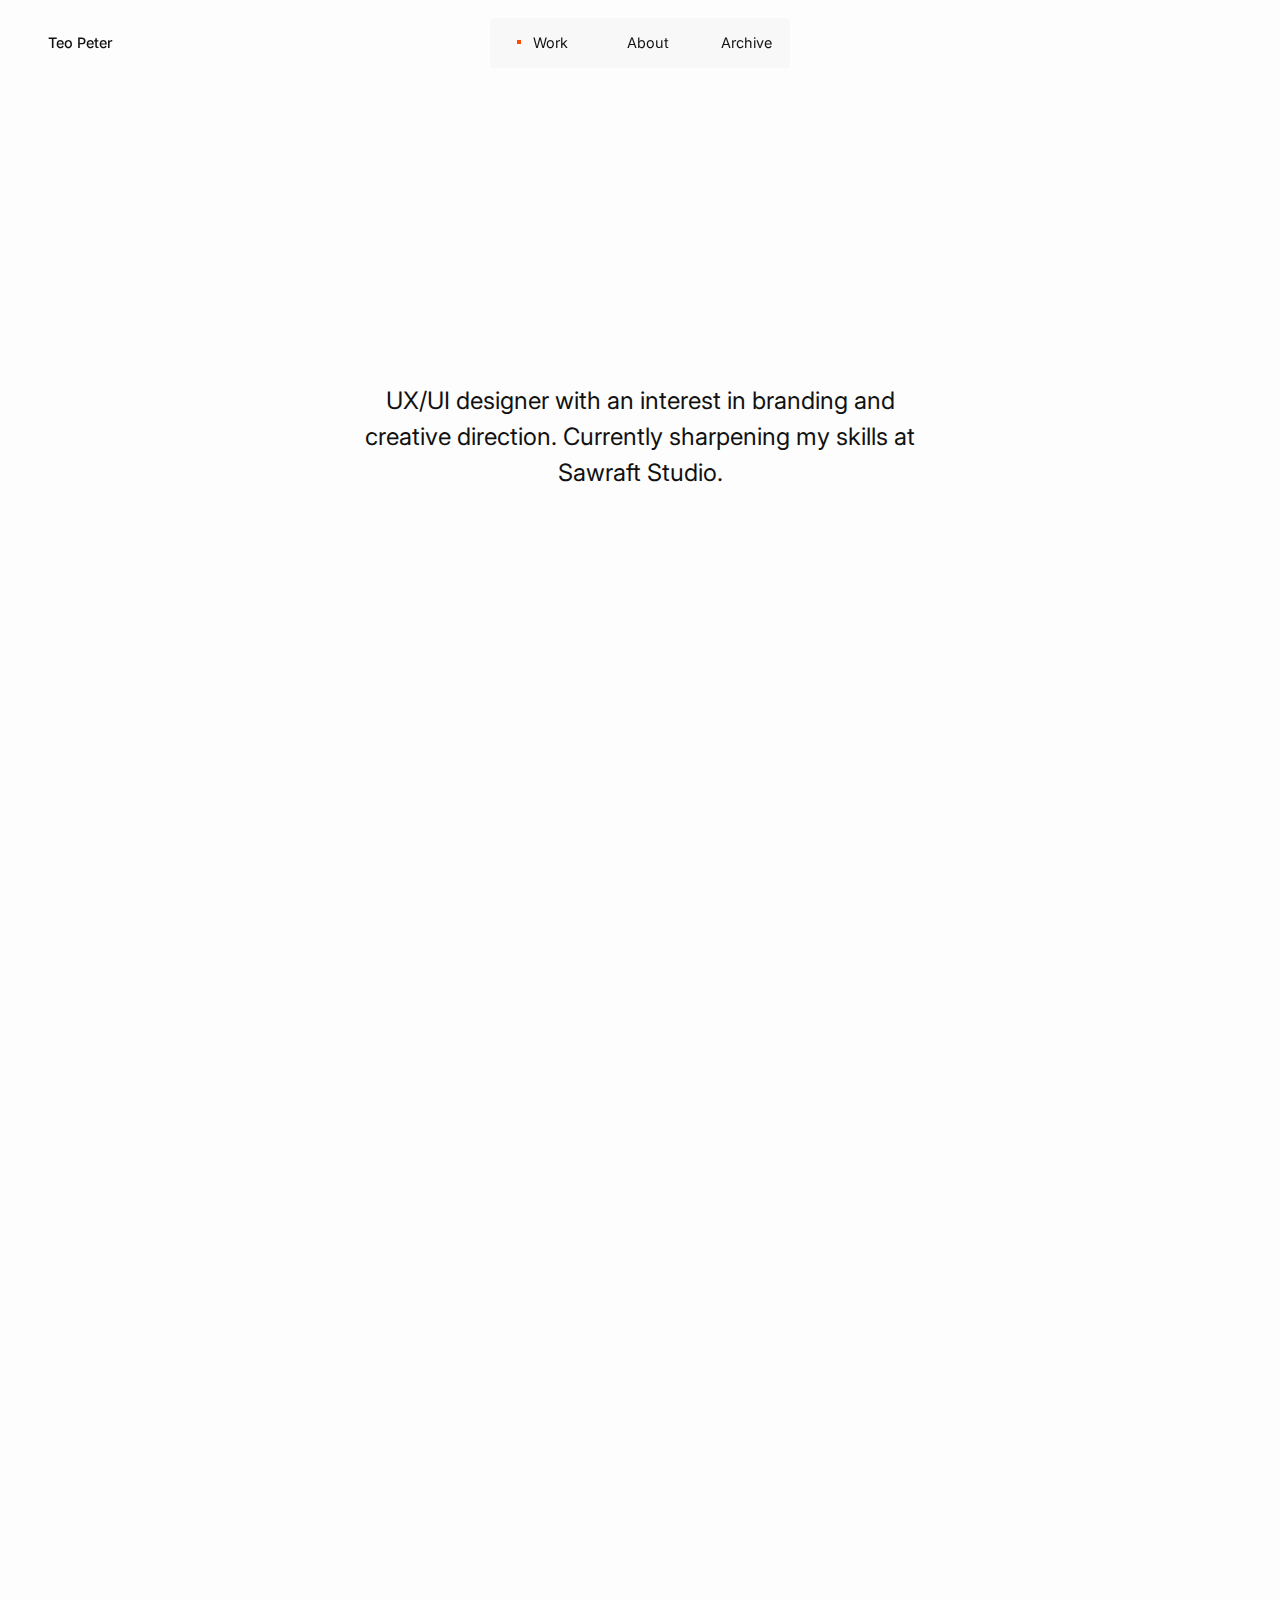
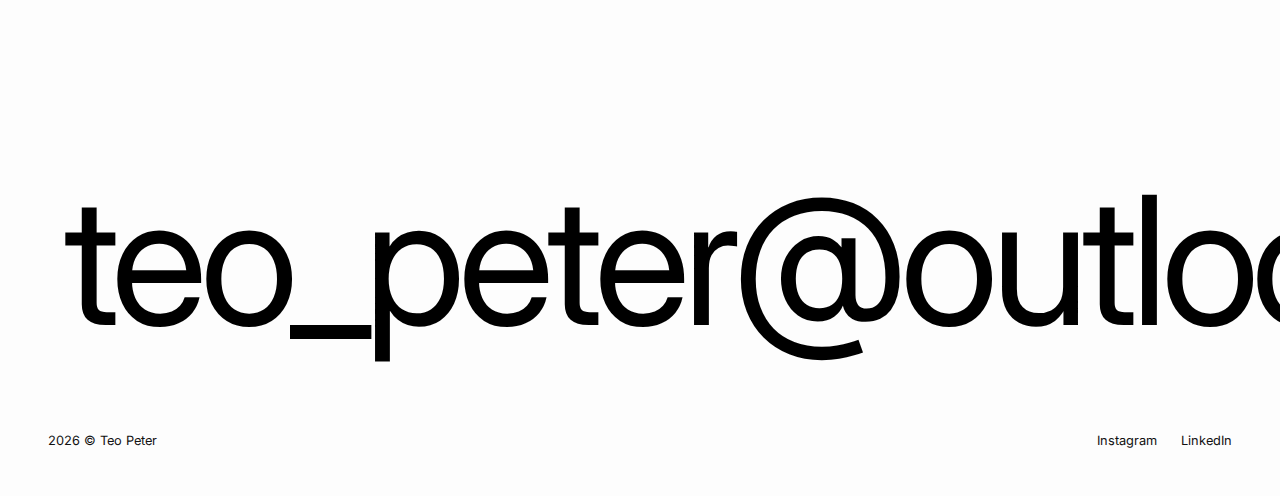
<file: index.html>
<!DOCTYPE html>
<html lang="en">

<head>
    <meta charset="UTF-8">
    <meta name="viewport" content="width=device-width, initial-scale=1.0">
    <title>Teo Peter - Work</title>
    <link rel="stylesheet" href="style.css">
    <link rel="preconnect" href="https://fonts.googleapis.com">
    <link rel="preconnect" href="https://fonts.gstatic.com" crossorigin>
    <link href="https://fonts.googleapis.com/css2?family=Inter:wght@400;500;600&display=swap" rel="stylesheet">
    <link rel="icon" type="image/png" sizes="32x32" href="img/favicon.png">

</head>

<body>
    <header class="delay-2">
        <div class="logo"><a href="index.html">Teo Peter</a></div>
        <nav>
            <ul>
                <li><a href="index.html" class="active"><span class="dot"></span> Work</a></li>
                <li><a href="about.html"><span class="dot"></span> About</a></li>
                <li><a href="archive.html"><span class="dot"></span> Archive</a></li>
            </ul>
        </nav>
        <button class="hamburger-btn" aria-label="Open menu"></button>
        <div class="header-spacer"></div>
    </header>

    <!-- Mobile Navigation Overlay -->
    <div class="mobile-nav-overlay">
        <ul>
            <li><a href="index.html" class="active"><span class="dot"></span> Work</a></li>
            <li><a href="about.html"><span class="dot"></span> About</a></li>
            <li><a href="archive.html"><span class="dot"></span> Archive</a></li>
        </ul>
    </div>

    <main>
        <section class="hero">
            <h1>
                UX/UI designer with an interest in branding and creative direction.
                Currently sharpening my skills at Sawraft Studio.
            </h1>
        </section>

        <section class="projects">
            <!-- Project 1 -->
            <a href="projects/inmusic/inmusic.html" class="project-link">
                <article class="project-card">
                    <div class="image-container">
                        <div class="placeholder placeholder-inmusic"></div>
                    </div>
                    <div class="project-info">
                        <div class="badge-container">
                            <span class="badge">2025</span>
                        </div>
                        <h2>INmusic Festival #19</h2>
                    </div>
                </article>
            </a>

            <!-- Project 2 -->
            <a href="projects/ist/ist.html" class="project-link">
                <article class="project-card">
                    <div class="image-container">
                        <div class="placeholder placeholder-light"></div>
                    </div>
                    <div class="project-info">
                        <div class="badge-container">
                            <span class="badge">2024</span>
                        </div>
                        <h2>Island of Ist</h2>
                    </div>
                </article>
            </a>

            <!-- Project 3 -->
            <a href="projects/pasareta/pasareta.html" class="project-link">
                <article class="project-card">
                    <div class="image-container">
                        <div class="placeholder placeholder-beige"></div>
                    </div>
                    <div class="project-info">
                        <div class="badge-container">
                            <span class="badge">2024</span>
                        </div>
                        <h2>Pasareta</h2>
                    </div>
                </article>
            </a>

            <!-- Project 4 -->
            <a href="projects/kgz/kgz.html" class="project-link">
                <article class="project-card">
                    <div class="image-container">
                        <div class="placeholder placeholder-kgz"></div>
                    </div>
                    <div class="project-info">
                        <div class="badge-container">
                            <span class="badge">Visual identity</span>
                        </div>
                        <h2>Zagreb City Libraries</h2>
                    </div>
                </article>
            </a>
        </section>
    </main>

    <footer>
        <div class="marquee-container">
            <div class="marquee-track">
                <span class="large-email">teo_peter@outlook.com</span>
                <span class="large-email">teo_peter@outlook.com</span>
                <span class="large-email">teo_peter@outlook.com</span>
                <span class="large-email">teo_peter@outlook.com</span>
            </div>
        </div>
        <div class="footer-meta">
            <span>2026 © Teo Peter</span>
            <div>
                <a href="https://www.instagram.com/teopeter.work/" target="_blank">Instagram</a>
                <a href="https://www.linkedin.com/in/teo-peter-4516621a3/" target="_blank"
                    style="margin-left: 20px;">LinkedIn</a>
            </div>
        </div>
        <div id="toast-notification">Email copied to clipboard.</div>
    </footer>

    <script src="script.js"></script>
</body>

</html>
</file>
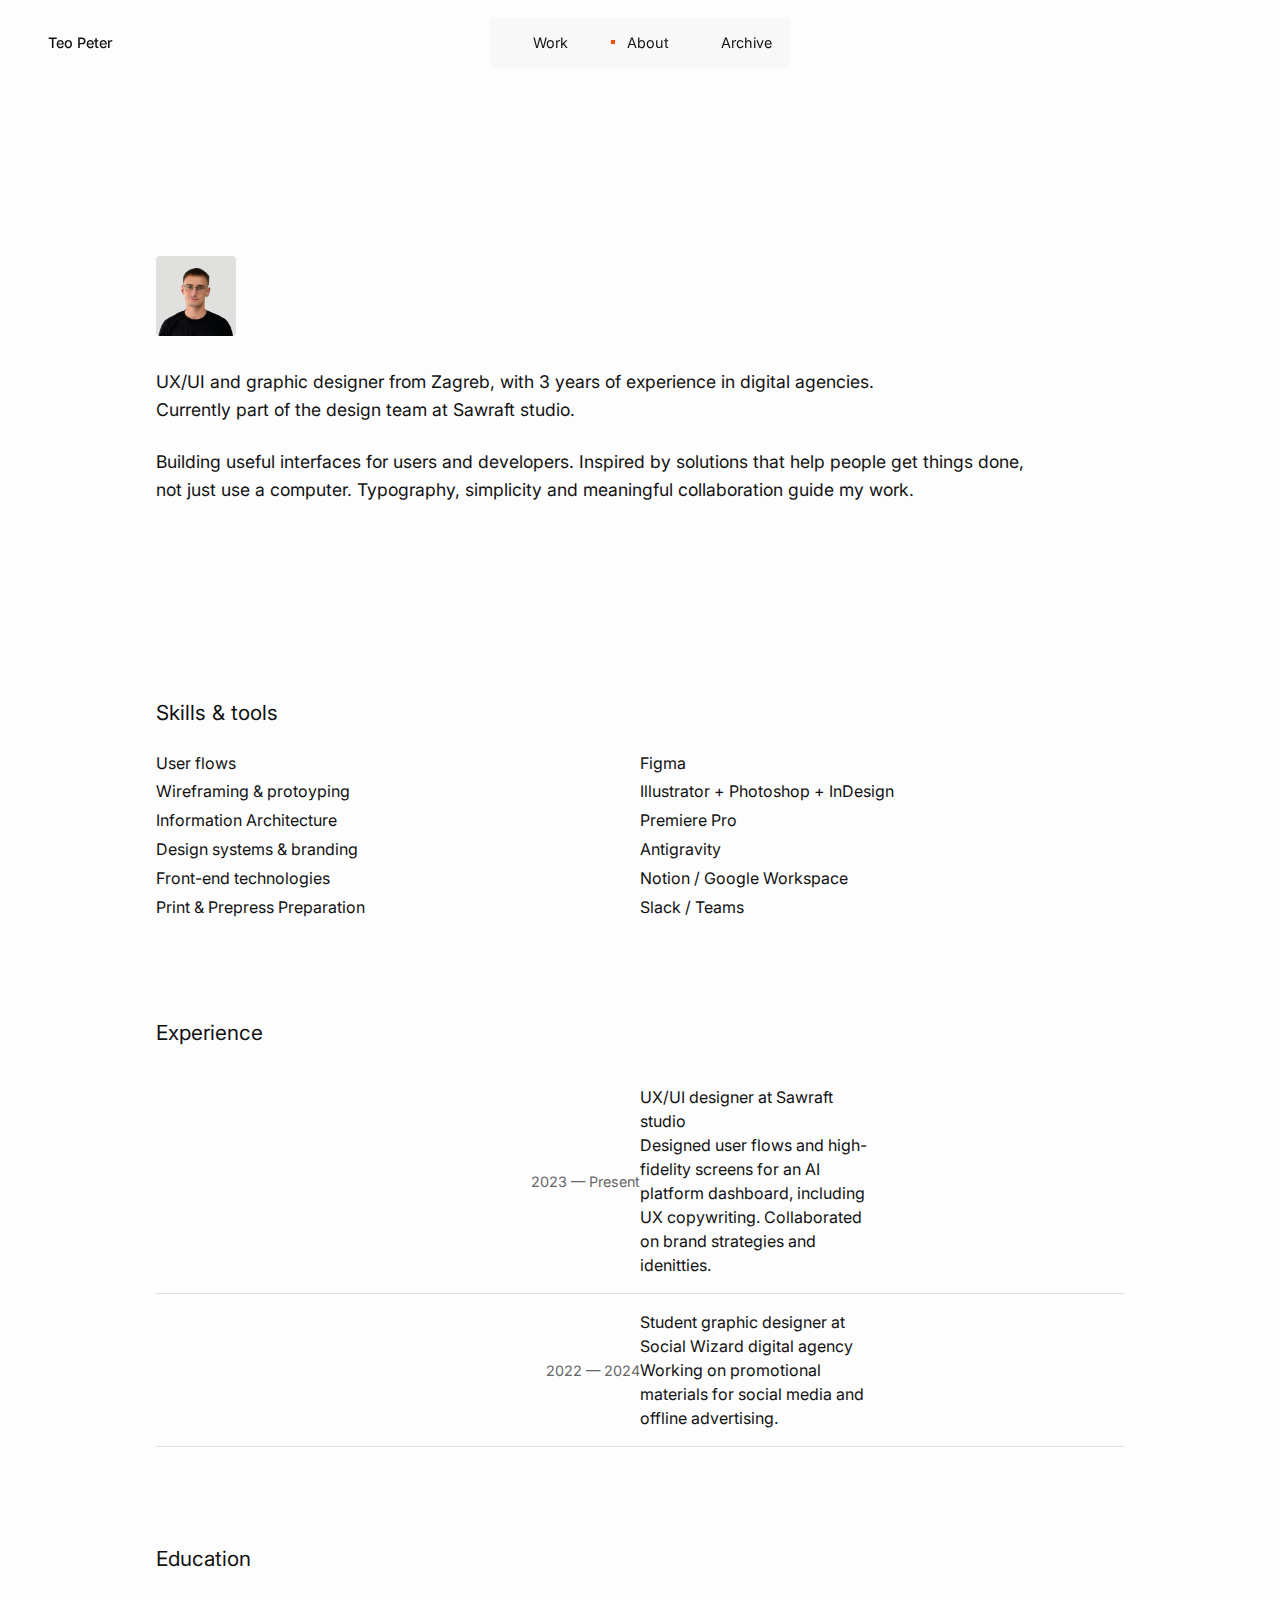
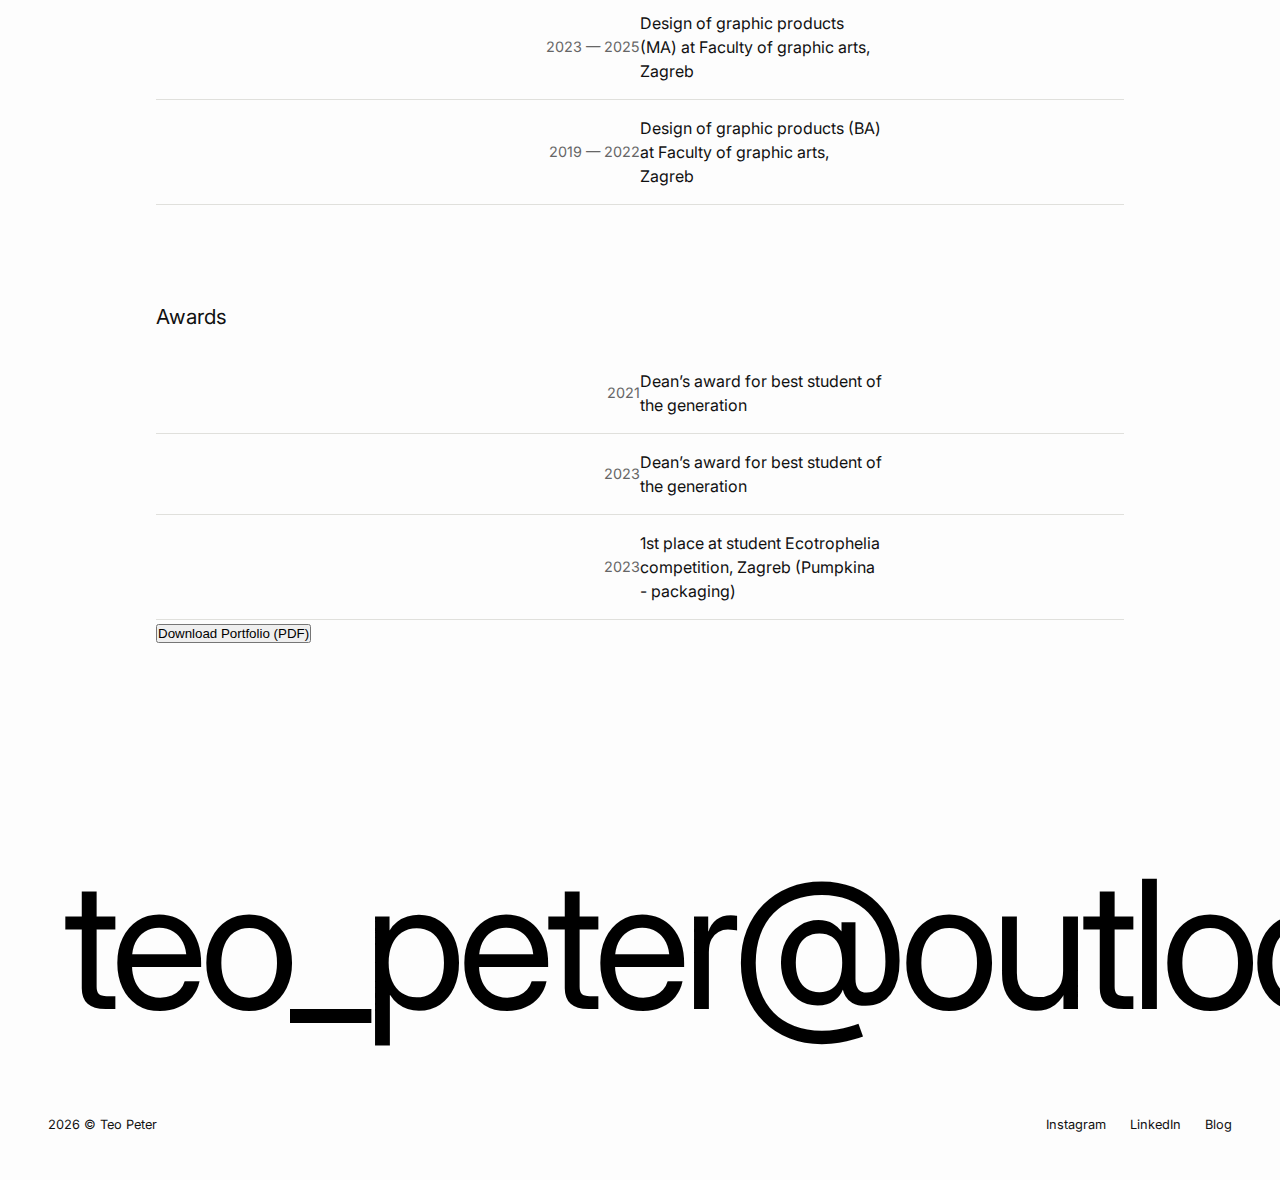
<file: about.html>
<!DOCTYPE html>
<html lang="en">

<head>
    <meta charset="UTF-8">
    <meta name="viewport" content="width=device-width, initial-scale=1.0">
    <title>Teo Peter - About</title>
    <link rel="stylesheet" href="style.css">
    <link rel="preconnect" href="https://fonts.googleapis.com">
    <link rel="preconnect" href="https://fonts.gstatic.com" crossorigin>
    <link href="https://fonts.googleapis.com/css2?family=Inter:wght@400;500;600&display=swap" rel="stylesheet">
    <link rel="icon" type="image/png" sizes="32x32" href="img/favicon.png">
    <style>
        .about-main {
            max-width: 1000px;
            margin: 0 auto;
            padding: 4rem 1rem;
        }

        .profile-section {
            margin-bottom: 12rem;
            margin-top: 12rem;
        }

        .profile-placeholder {
            width: 80px;
            height: 80px;
            background-color: #e0e0e0;
            margin-bottom: 2rem;
            /* Simple avatar placeholder */
            background-image: url('img/profile-photo.png');
            background-size: 100%;
            background-position: center;
            background-repeat: no-repeat;
            border-radius: 4px;
        }

        .bio-text p {
            font-size: 1.1rem;
            line-height: 1.6;
            margin-bottom: 1.5rem;
            color: #111;
            width: 90%;

        }

        .info-grid {
            display: grid;
            grid-template-columns: 1fr;
            gap: 6rem;
        }

        .info-section h3 {

            font-weight: 400;
            margin-bottom: 1em;

        }

        .skills-grid {
            display: grid;
            grid-template-columns: 1fr 1fr;

        }

        .skill-column h4 {
            font-size: 0.9rem;
            font-weight: 500;
            margin-bottom: 1rem;
            opacity: 0.6;
        }

        .skill-list {
            list-style: none;
            line-height: 1.8;
        }



        .experience-list,
        .education-list,
        .client-list {
            list-style: none;
        }

        .list-item {
            display: flex;
            justify-content: space-between;
            padding: 0.5rem 0px;
            border-bottom: 1px solid #f5f5f5;

        }

        .list-item span:first-child {
            font-weight: 500;
        }

        .list-item .date,
        .list-item .meta {
            color: #666;
            font-size: 0.9rem;
        }

        .client-list .list-item {
            display: flex;
            justify-content: space-between;
            align-items: center;
        }

        .client-tags {
            display: flex;
            gap: 0.5rem;
        }

        .mini-badge {
            background-color: #eee;
            font-size: 0.65rem;
            padding: 0.2rem 0.4rem;
            border-radius: 2px;
            color: #555;
        }
    </style>
</head>

<body class="about-page">
    <header>
        <div class="logo"><a href="index.html">Teo Peter</a></div>
        <nav>
            <ul>
                <li><a href="index.html"><span class="dot"></span> Work</a></li>
                <li><a href="about.html" class="active"><span class="dot"></span> About</a></li>
                <li><a href="archive.html"><span class="dot"></span> Archive</a></li>
            </ul>
        </nav>
        <button class="hamburger-btn" aria-label="Open menu"></button>
        <div class="header-spacer"></div>
    </header>

    <!-- Mobile Navigation Overlay -->
    <div class="mobile-nav-overlay">
        <ul>
            <li><a href="index.html"><span class="dot"></span> Work</a></li>
            <li><a href="about.html" class="active"><span class="dot"></span> About</a></li>
            <li><a href="archive.html"><span class="dot"></span> Archive</a></li>
        </ul>
    </div>

    <main class="about-main">
        <section class="profile-section">
            <div class="profile-placeholder"></div>
            <div class="bio-text">
                <p>UX/UI and graphic designer from Zagreb, with 3 years of experience in digital agencies.
                    <br>Currently part of the design team at Sawraft studio.
                </p>

                <p>Building useful interfaces for users and developers. Inspired by solutions that help people
                    get things done, not just use a computer.
                    Typography, simplicity and meaningful collaboration guide my work.</p>
            </div>
        </section>

        <div class="info-grid">
            <section class="info-section">
                <h3>Skills & tools</h3>
                <div class="skills-grid">
                    <div class="skill-column">
                        <ul class="skill-list">
                            <li>User flows</li>
                            <li>Wireframing & protoyping</li>
                            <li>Information Architecture</li>
                            <li>Design systems & branding</li>
                            <li>Front-end technologies</li>
                            <li>Print & Prepress Preparation</li>
                        </ul>
                    </div>
                    <div class="skill-column">
                        <ul class="skill-list">
                            <li>Figma</li>
                            <li>Illustrator + Photoshop + InDesign</li>
                            <li>Premiere Pro</li>
                            <li>Antigravity</li>
                            <li>Notion / Google Workspace</li>
                            <li>Slack / Teams</li>
                        </ul>
                    </div>
                </div>
            </section>



            <section class="info-section">
                <h3>Experience</h3>
                <ul class="list-grid">


                    <li class="list-grid-item">
                        <span class="item-date">2023 — Present</span>
                        <div class="item-title-wrapper">
                            <span class="item-title">UX/UI designer at <a href="http://Sawraft.com"
                                    target="_blank">Sawraft
                                    studio</a></span>
                            <div class="item-description">
                                <p>Designed user flows and high-fidelity screens for an AI platform dashboard, including
                                    UX copywriting. Collaborated on brand strategies and idenitties.</p>

                            </div>
                        </div>
                    </li>

                    <li class="list-grid-item">
                        <span class="item-date">2022 — 2024</span>
                        <div class="item-title-wrapper">
                            <span class="item-title">Student graphic designer at <a href="https://social-wizard.com"
                                    target="_blank">Social Wizard digital agency</a></span>
                            <div class="item-description">
                                <p>Working on promotional materials for social media and offline advertising.</p>
                            </div>
                        </div>
                    </li>
                </ul>
            </section>

            <section class="info-section">
                <h3>Education</h3>
                <ul class="list-grid">


                    <li class="list-grid-item">
                        <span class="item-date">2023 — 2025</span>
                        <span class="item-title">Design of graphic products (MA) at <a
                                href="https://www.grf.unizg.hr/diplomski-studij/" target="_blank">Faculty
                                of graphic arts, Zagreb </a></span>
                    </li>

                    <li class="list-grid-item">
                        <span class="item-date">2019 — 2022</span>
                        <span class="item-title">Design of graphic products (BA) at <a
                                href="https://www.grf.unizg.hr/prijediplomski-studij/" target="_blank">Faculty
                                of graphic arts, Zagreb </a></span>
                    </li>


                </ul>
            </section>

            <section class="info-section">


                <h3>Awards
                </h3>
                <ul class="list-grid">



                    <li class="list-grid-item">
                        <span class="item-date">2021</span>
                        <span class="item-title">
                            Dean’s award for best student of the generation
                        </span>
                    </li>

                    <li class="list-grid-item">
                        <span class="item-date">2023</span>
                        <span class="item-title">
                            Dean’s award for best student of the generation
                        </span>
                    </li>

                    <li class="list-grid-item">
                        <span class="item-date">2023</span>
                        <span class="item-title">
                            1st place at student Ecotrophelia competition, Zagreb (Pumpkina - packaging)
                        </span>
                    </li>

                </ul>
            </section>


        </div>

        <section class="download-section">
            <button class="download-btn" onclick="downloadPortfolioPDF()">Download Portfolio (PDF)</button>
        </section>
    </main>

    <footer>
        <div class="marquee-container">
            <div class="marquee-track">
                <span class="large-email">teo_peter@outlook.com</span>
                <span class="large-email">teo_peter@outlook.com</span>
                <span class="large-email">teo_peter@outlook.com</span>
                <span class="large-email">teo_peter@outlook.com</span>
            </div>
        </div>
        <div class="footer-meta">
            <span>2026 © Teo Peter</span>
            <div>
                <a href="https://www.instagram.com/teopeter.work/" target="_blank">Instagram</a>
                <a href="https://www.linkedin.com/in/teo-peter-4516621a3/" target="_blank"
                    style="margin-left: 20px;">LinkedIn</a>
                <a href="blog.html" style="margin-left: 20px;">Blog</a>
            </div>
        </div>
        <div id="toast-notification">Email copied to clipboard.</div>
    </footer>

    <script src="script.js"></script>
</body>

</html>
</file>
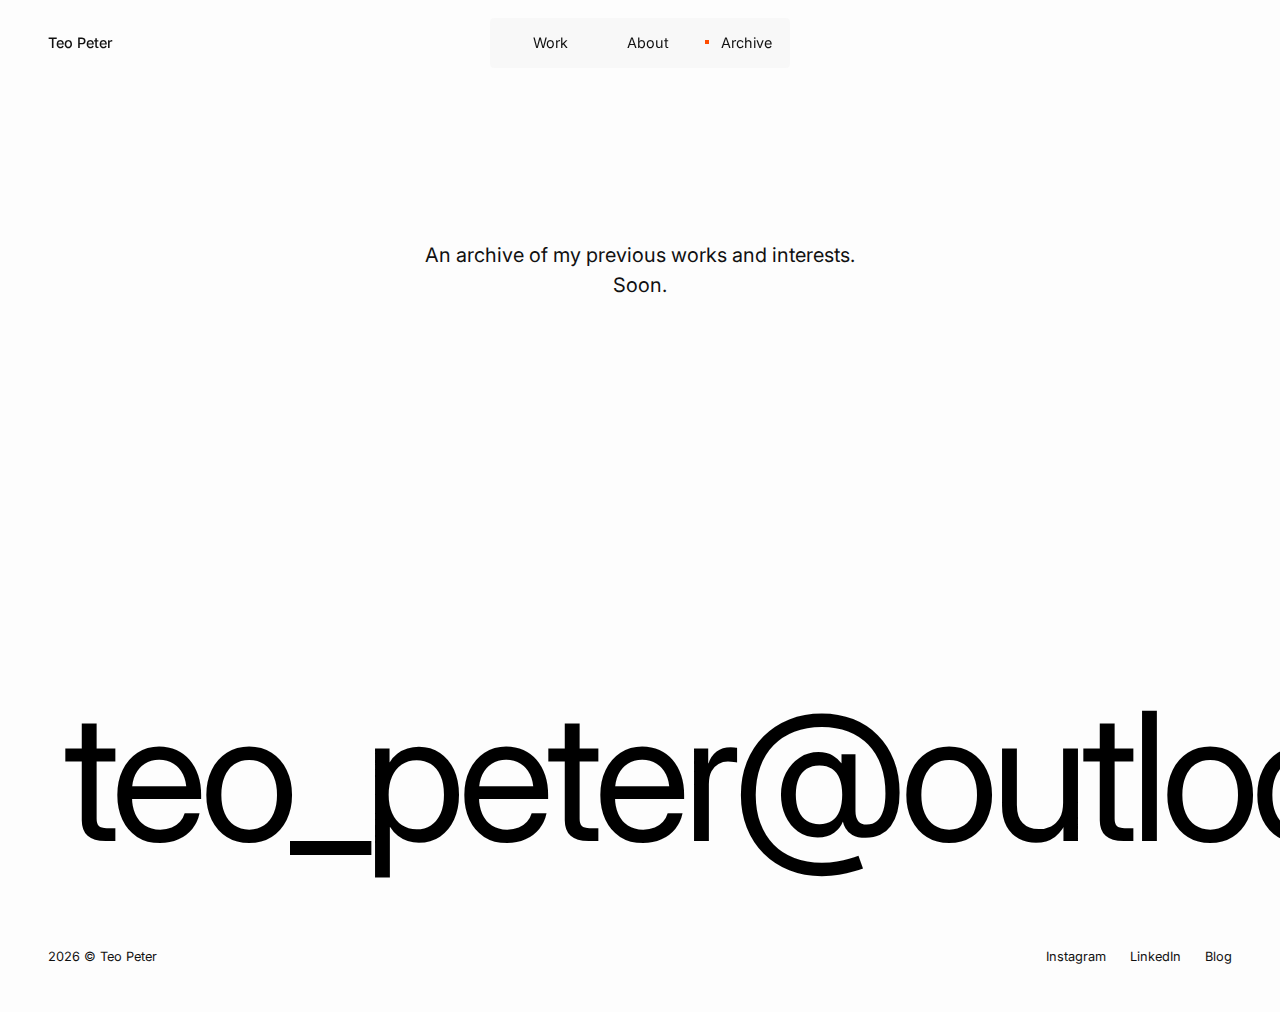
<file: archive.html>
<!DOCTYPE html>
<html lang="en">

<head>
    <meta charset="UTF-8">
    <meta name="viewport" content="width=device-width, initial-scale=1.0">
    <title>Teo Peter - Archive</title>
    <link rel="stylesheet" href="style.css">
    <link rel="preconnect" href="https://fonts.googleapis.com">
    <link rel="preconnect" href="https://fonts.gstatic.com" crossorigin>
    <link href="https://fonts.googleapis.com/css2?family=Inter:wght@400;500;600&display=swap" rel="stylesheet">
    <link rel="icon" type="image/png" sizes="32x32" href="img/favicon.png">
    <style>
        .archive-main {
            min-height: 60vh;
            display: flex;
            align-items: center;
            justify-content: center;
            padding: 2rem;
        }

        .archive-message {
            text-align: center;
            max-width: 600px;
            font-size: 1.25rem;
            line-height: 1.5;
            color: #111;
        }
    </style>
</head>

<body>
    <header>
        <div class="logo"><a href="index.html">Teo Peter</a></div>
        <nav>
            <ul>
                <li><a href="index.html"><span class="dot"></span> Work</a></li>
                <li><a href="about.html"><span class="dot"></span> About</a></li>
                <li><a href="archive.html" class="active"><span class="dot"></span> Archive</a></li>
            </ul>
        </nav>
        <button class="hamburger-btn" aria-label="Open menu"></button>
        <div class="header-spacer"></div>
    </header>

    <!-- Mobile Navigation Overlay -->
    <div class="mobile-nav-overlay">
        <ul>
            <li><a href="index.html"><span class="dot"></span> Work</a></li>
            <li><a href="about.html"><span class="dot"></span> About</a></li>
            <li><a href="archive.html" class="active"><span class="dot"></span> Archive</a></li>
        </ul>
    </div>

    <main class="archive-main">
        <div class="archive-message">
            <p>
                An archive of my previous works and interests.
            </p>

            <p>
                Soon.
            </p>
        </div>
    </main>

    <footer>
        <div class="marquee-container">
            <div class="marquee-track">
                <span class="large-email">teo_peter@outlook.com</span>
                <span class="large-email">teo_peter@outlook.com</span>
                <span class="large-email">teo_peter@outlook.com</span>
                <span class="large-email">teo_peter@outlook.com</span>
            </div>
        </div>
        <div class="footer-meta">
            <span>2026 © Teo Peter</span>
            <div>
                <a href="https://www.instagram.com/teopeter.work/" target="_blank">Instagram</a>
                <a href="https://www.linkedin.com/in/teo-peter-4516621a3/" target="_blank"
                    style="margin-left: 20px;">LinkedIn</a>
                <a href="blog.html" style="margin-left: 20px;">Blog</a>
            </div>
        </div>
        <div id="toast-notification">Email copied to clipboard.</div>
    </footer>

    <script src="script.js"></script>
</body>

</html>
</file>
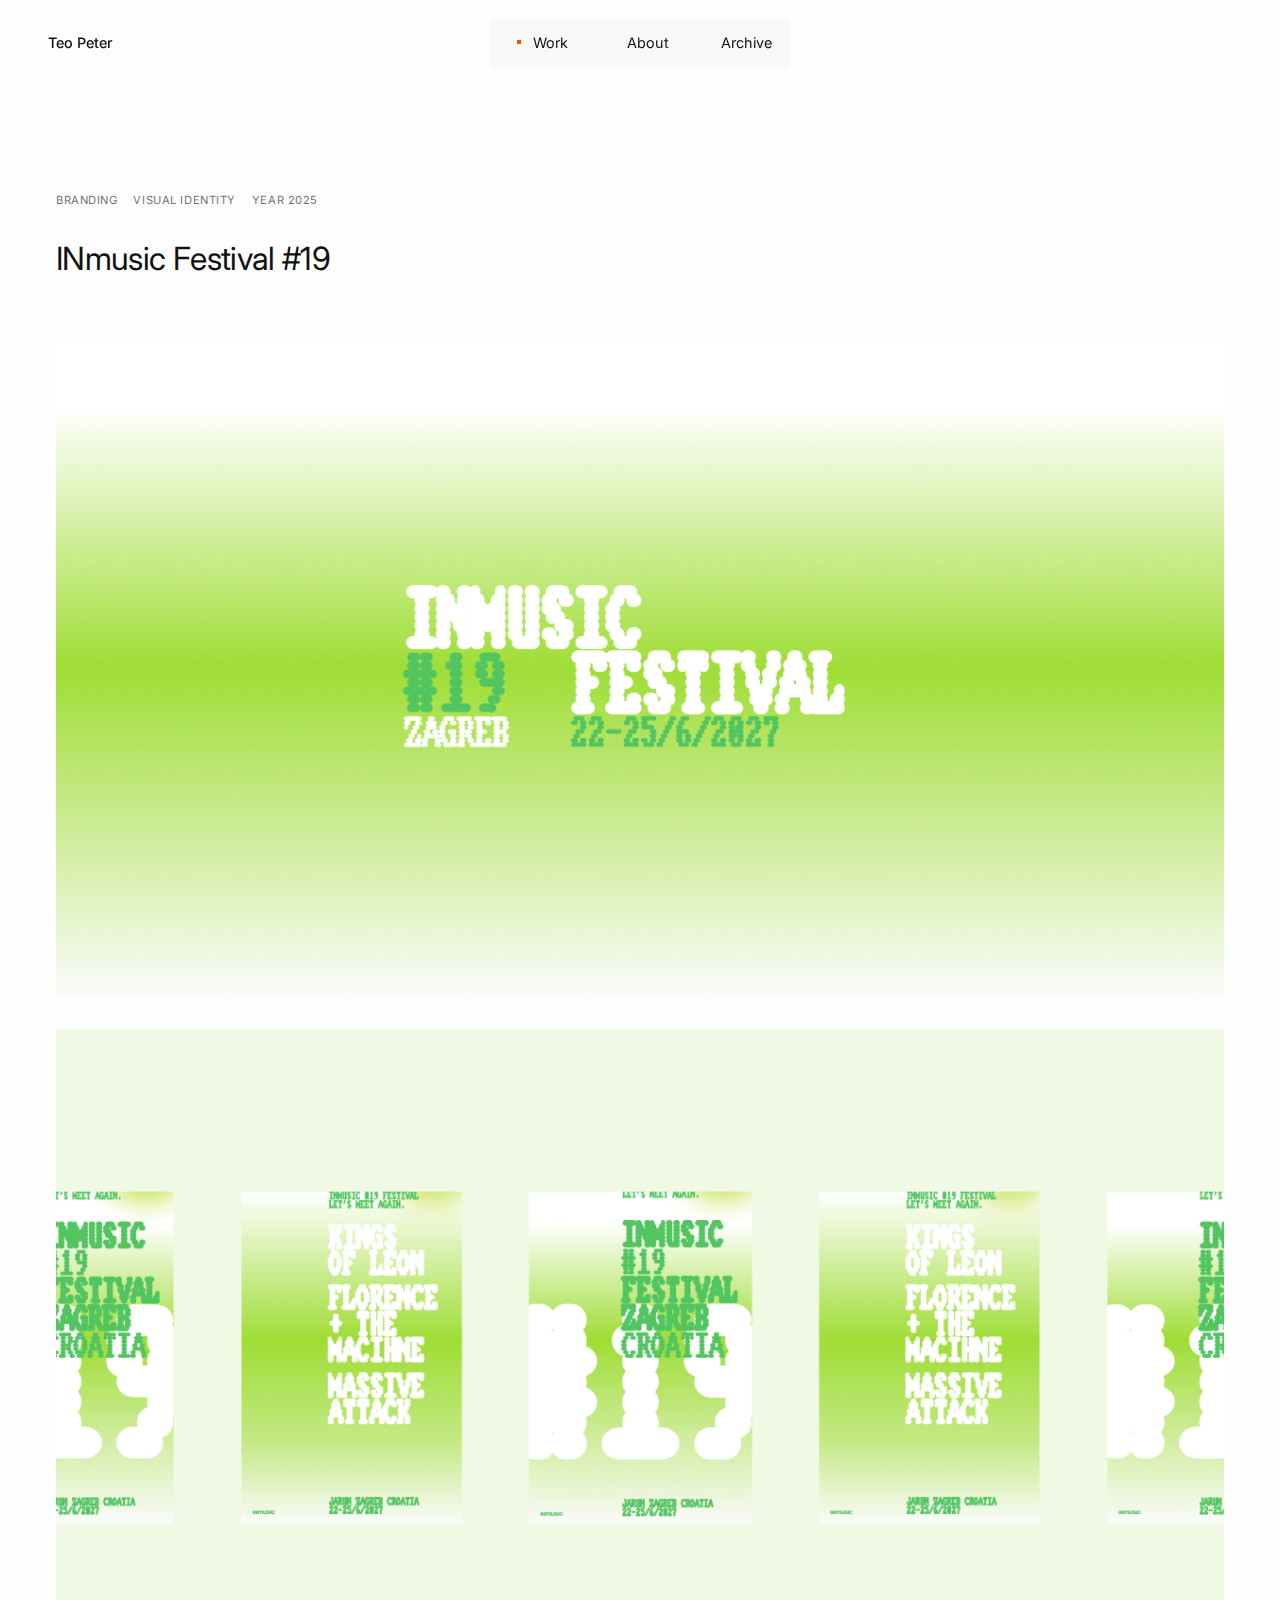
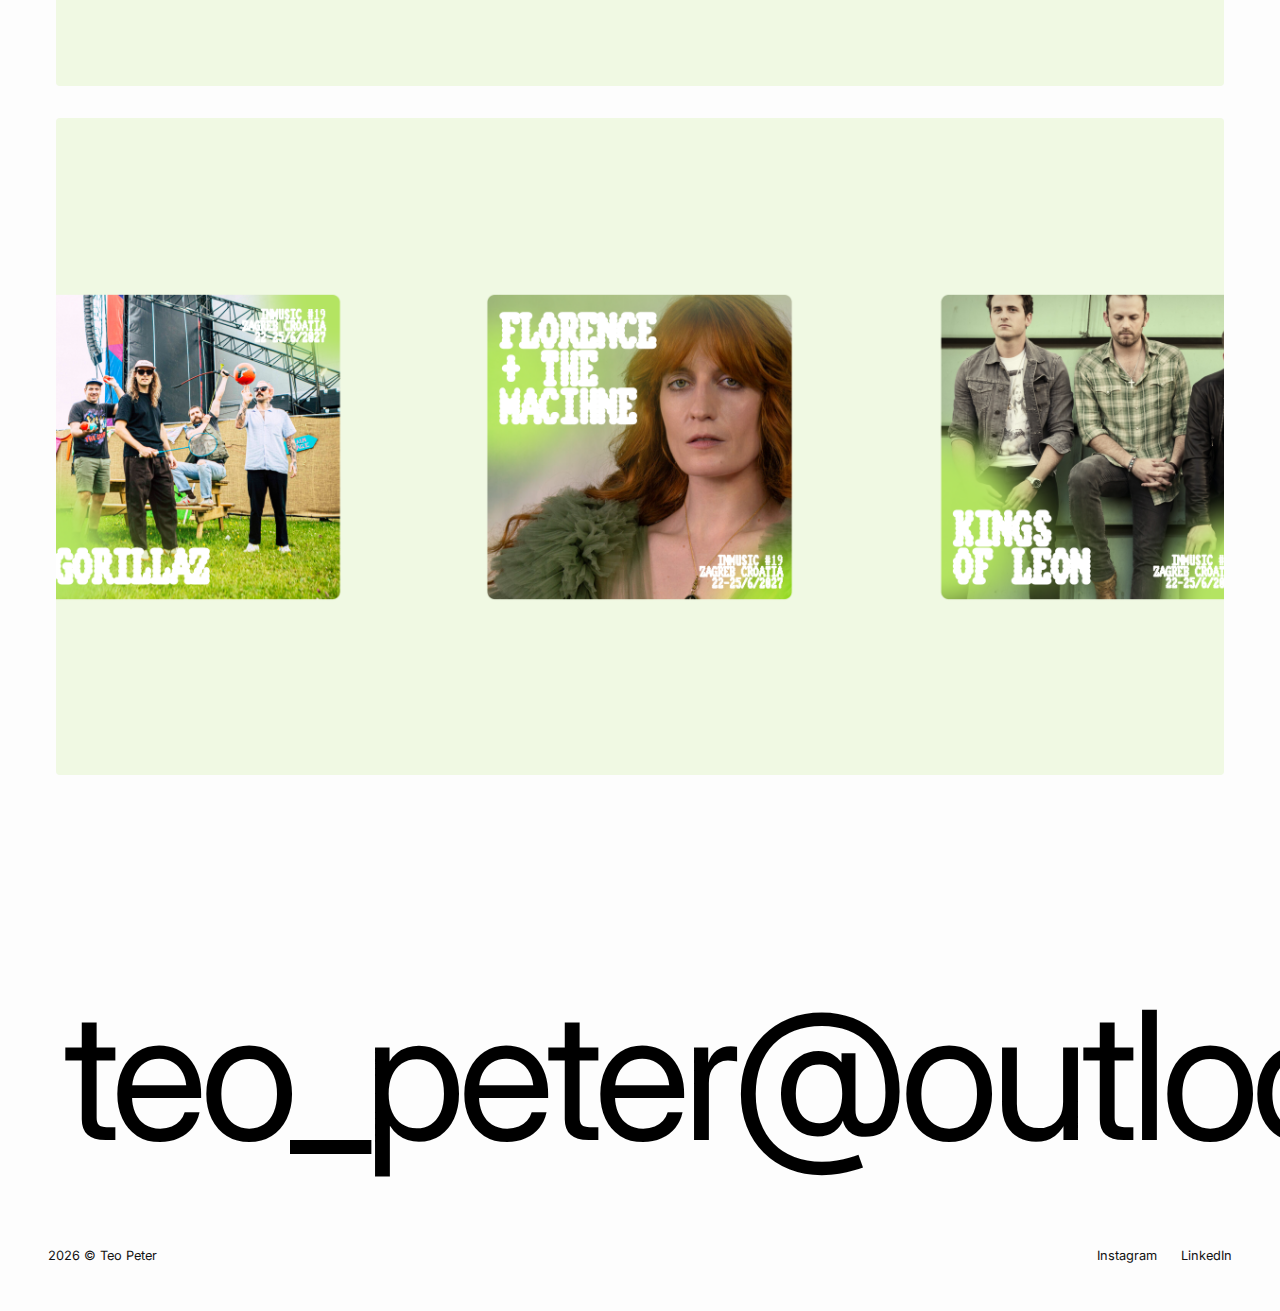
<file: inmusic.html>
<!DOCTYPE html>
<html lang="en">

<head>
    <meta charset="UTF-8">
    <meta name="viewport" content="width=device-width, initial-scale=1.0">
    <title>Teo Peter - INmusic Festival</title>
    <link rel="stylesheet" href="style.css">
    <link rel="preconnect" href="https://fonts.googleapis.com">
    <link rel="preconnect" href="https://fonts.gstatic.com" crossorigin>
    <link href="https://fonts.googleapis.com/css2?family=Inter:wght@400;500;600&display=swap" rel="stylesheet">
    <link rel="icon" type="image/png" sizes="32x32" href="img/favicon.png">
    <style>
        .project-main {
            max-width: 1200px;
            margin: 0 auto;
            padding: 12rem 1rem 4rem;
        }

        .project-intro {
            margin-bottom: 2rem;
        }

        .project-tags {
            display: flex;
            gap: 1rem;
            margin-bottom: 2rem;
            opacity: 0.6;
            font-size: 0.7rem;
            text-transform: uppercase;
            letter-spacing: 0.05em;
        }

        .project-intro h1 {
            font-size: 2rem;
            font-weight: 400;
            line-height: 1.1;
            margin-bottom: 4rem;
            letter-spacing: -0.02em;
        }

        .project-gallery {
            display: flex;
            flex-direction: column;
            gap: 2rem;
        }

        .img-large {
            width: 100%;
            aspect-ratio: 16/9;
            background-color: #f0f0f0;
            border-radius: 4px;
            overflow: hidden;
        }

        .img-grid-5 {
            display: grid;
            grid-template-columns: repeat(5, 1fr);
            gap: 1rem;
        }

        .img-grid-5 .img-item {
            aspect-ratio: 2/3;
            background-color: #f0f0f0;
            border-radius: 4px;
        }

        .img-grid-3 {
            display: grid;
            grid-template-columns: repeat(3, 1fr);
            gap: 2rem;
            margin-top: 4rem;
        }

        .img-grid-3 .img-item {
            aspect-ratio: 1/1;
            background-color: #f0f0f0;
            border-radius: 4px;
        }

        /* Hero Image Styles */
        .hero-img {
            background-image: url('img/inmusic_hero.png');
            background-size: cover;
            background-position: center;
        }

        .poster-1 {
            background-image: url('img/inm1.png');
            background-size: cover;
        }

        .poster-2 {
            background-image: url('img/inm2.png');
            background-size: cover;
        }

        .poster-3 {
            background-image: url('img/inm3.png');
            background-size: cover;
        }



        @media (max-width: 768px) {
            .project-intro h1 {
                font-size: 2.2rem;
            }

            .img-grid-5 {
                grid-template-columns: repeat(2, 1fr);
            }

            .img-grid-3 {
                grid-template-columns: 1fr;
            }
        }
    </style>
</head>

<body class="project-page">
    <header>
        <div class="logo"><a href="index.html">Teo Peter</a></div>

        <!-- Central Title Hidden by Default -->
        <div class="header-project-title">INmusic Festival #19</div>

        <nav>
            <ul>
                <li><a href="index.html" class="active"><span class="dot"></span> Work</a></li>
                <li><a href="about.html"><span class="dot"></span> About</a></li>
                <li><a href="archive.html"><span class="dot"></span> Archive</a></li>
            </ul>
        </nav>
        <button class="hamburger-btn" aria-label="Open menu"></button>
        <div class="header-spacer"></div>
    </header>

    <!-- Mobile Navigation Overlay -->
    <div class="mobile-nav-overlay">
        <ul>
            <li><a href="index.html" class="active"><span class="dot"></span> Work</a></li>
            <li><a href="about.html"><span class="dot"></span> About</a></li>
            <li><a href="archive.html"><span class="dot"></span> Archive</a></li>
        </ul>
    </div>

    <main class="project-main">
        <section class="project-intro">
            <div class="project-tags">
                <span>Branding</span>
                <span>Visual Identity</span>
                <span>Year 2025</span>
            </div>
            <h1>INmusic Festival #19</h1>
        </section>

        <section class="project-gallery">
            <div class="img-large hero-img poster-1"></div>

            <div class="img-large hero-img poster-2"></div>

            <div class="img-large hero-img poster-3"></div>


        </section>
    </main>

    <footer>
        <div class="marquee-container">
            <div class="marquee-track">
                <span class="large-email">teo_peter@outlook.com</span>
                <span class="large-email">teo_peter@outlook.com</span>
                <span class="large-email">teo_peter@outlook.com</span>
                <span class="large-email">teo_peter@outlook.com</span>
            </div>
        </div>
        <div class="footer-meta">
            <span>2026 © Teo Peter</span>

            <div>
                <a href="https://www.instagram.com/teopeter.work/" target="_blank">Instagram</a>
                <a href="https://www.linkedin.com/in/teo-peter-4516621a3/" target="_blank"
                    style="margin-left: 20px;">LinkedIn</a>
            </div>
        </div>
        <div id="toast-notification">Email copied to clipboard.</div>
    </footer>

    <script src="script.js"></script>
</body>

</html>
</file>
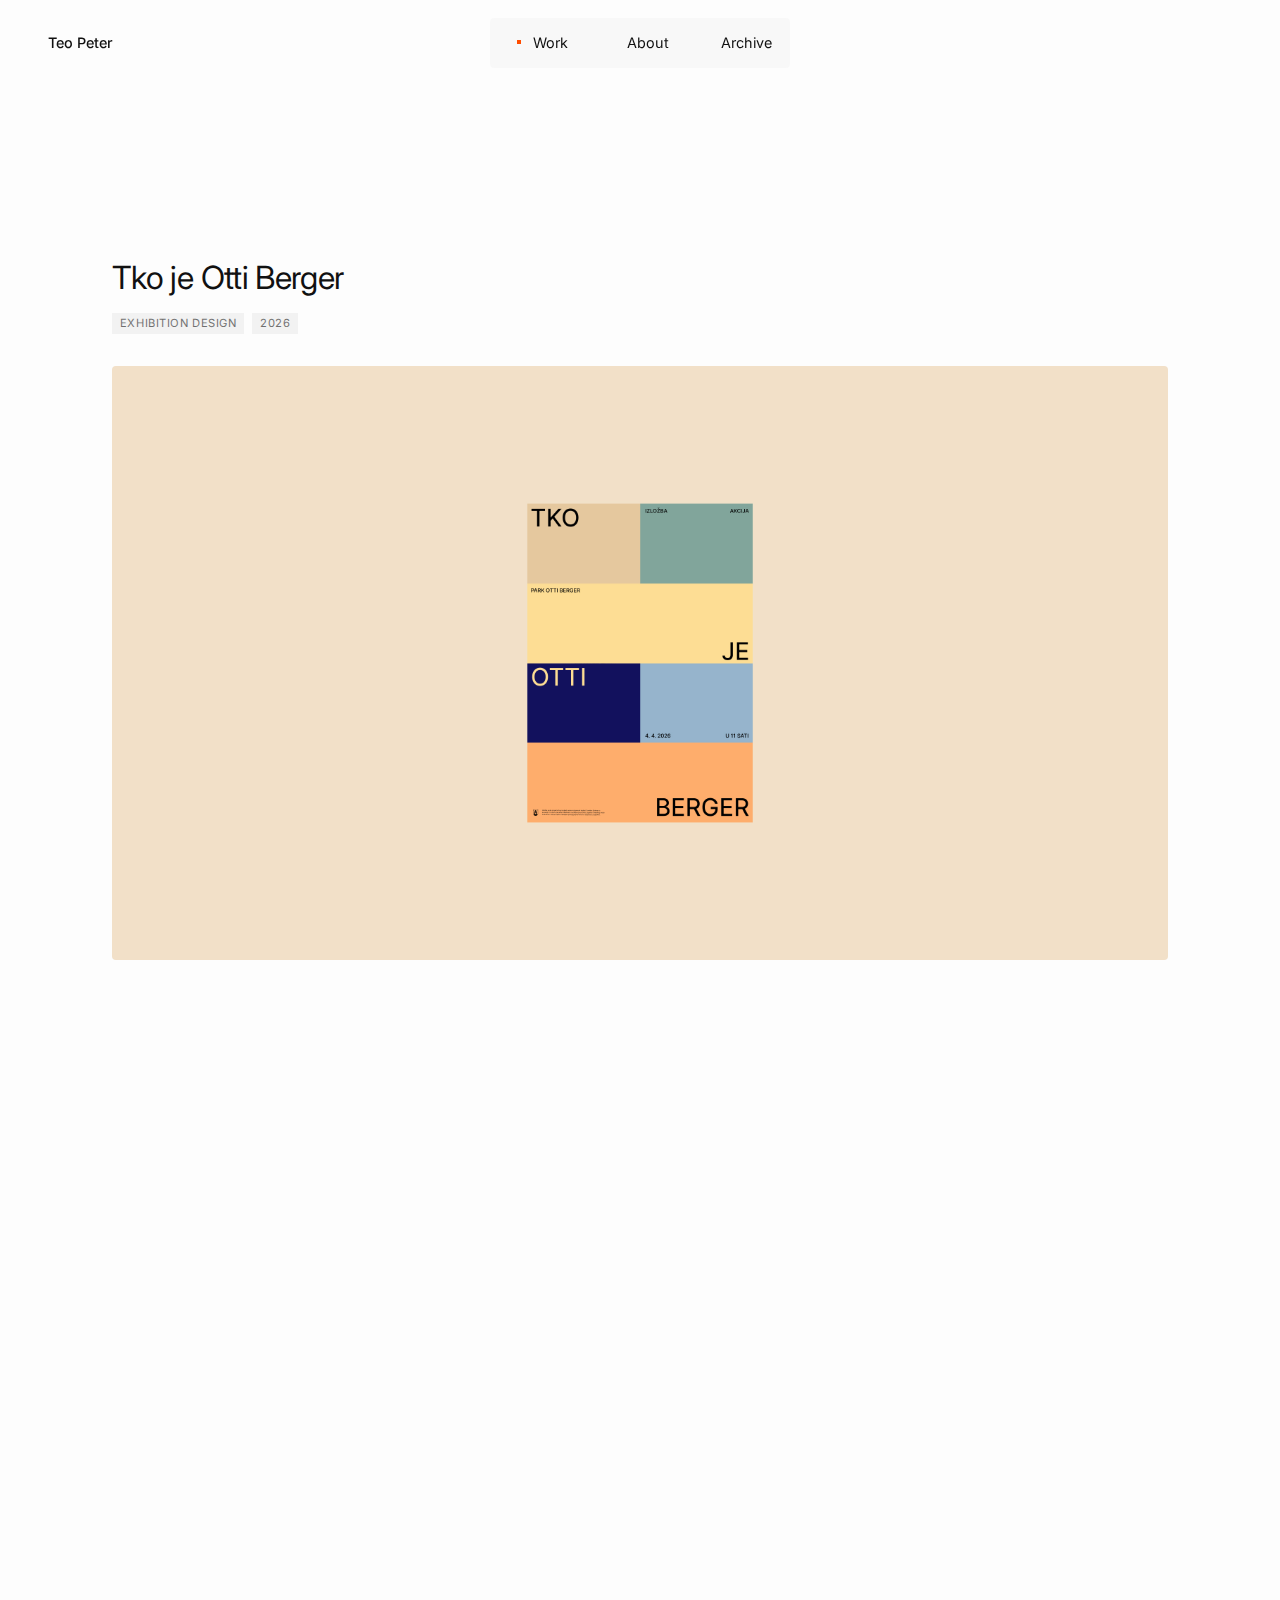
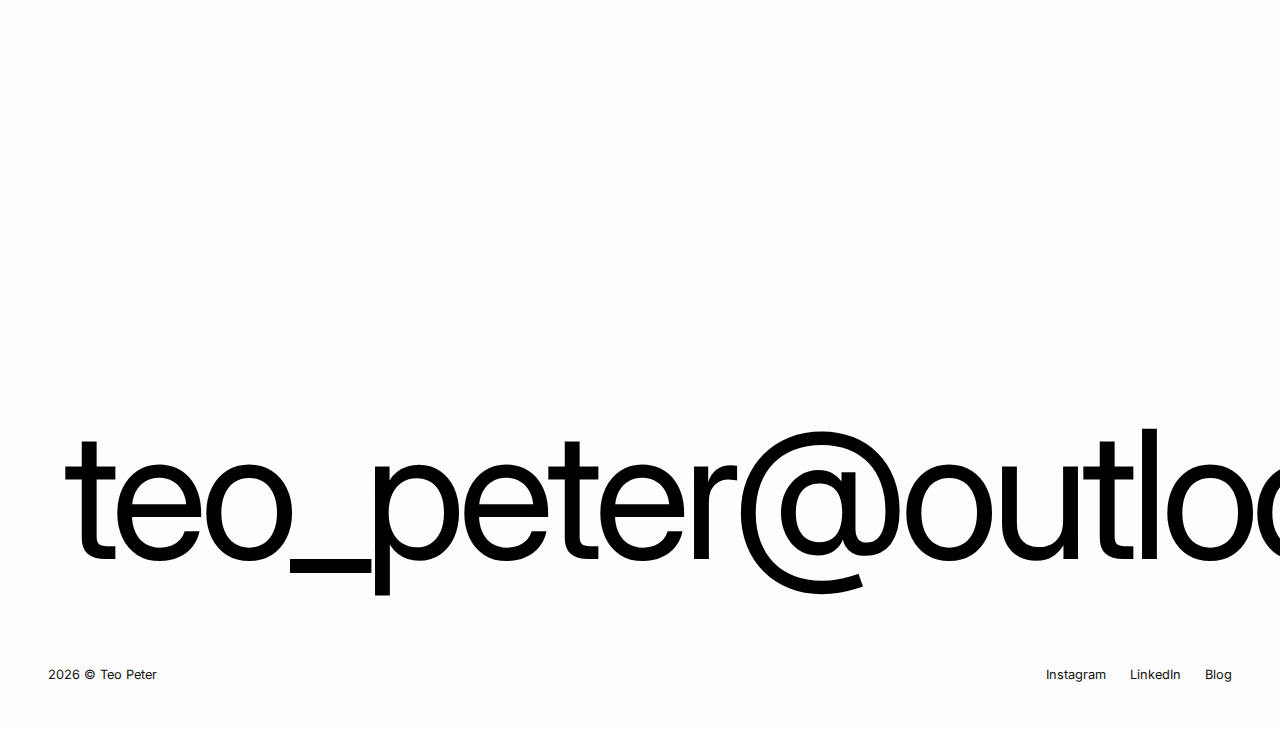
<file: otti-berger.html>
<!DOCTYPE html>
<html lang="en">

<head>
    <meta charset="UTF-8">
    <meta name="viewport" content="width=device-width, initial-scale=1.0">
    <title>Teo Peter - Otti Berger</title>
    <link rel="stylesheet" href="../../style.css">
    <link rel="stylesheet" href="../project-style.css">
    <link rel="preconnect" href="https://fonts.googleapis.com">
    <link rel="preconnect" href="https://fonts.gstatic.com" crossorigin>
    <link href="https://fonts.googleapis.com/css2?family=Inter:wght@400;500;600&display=swap" rel="stylesheet">
    <link rel="icon" type="image/png" sizes="32x32" href="../../img/favicon.png">
    <style>
        /* Project-specific image classes */
        .otti-berger-hero {
            background-color: #e0e0e0;
            background-image: url(otti-berger-1.jpg);
            background-size: cover;
        }

        .otti-berger-2 {
            background-image: url(otti-berger-2.jpg);
            background-size: cover;
        }

        .otti-berger-3 {
            background-image: url(otti-berger-3.jpg);
            background-size: cover;
        }

        .otti-berger-4 {
            background-image: url(otti-berger-4.jpg);
            background-size: cover;
        }

        .otti-berger-5 {
            background-image: url(otti-berger-5.jpg);
            background-size: cover;
        }

        .otti-berger-6 {
            background-image: url(otti-berger-6.jpg);
            background-size: cover;
        }

        .otti-berger-7 {
            background-image: url(otti-berger-7.jpg);
            background-size: cover;
        }

        .otti-berger-8 {
            background-image: url(otti-berger-8.jpg);
            background-size: cover;
        }

        .otti-berger-9 {
            background-image: url(otti-berger-9.jpg);
            background-size: cover;
        }

        .otti-berger-10 {
            background-image: url(otti-berger-10.jpg);
            background-size: cover;
        }
    </style>
</head>

<body class="project-page">
    <header>
        <div class="logo"><a href="../../index.html">Teo Peter</a></div>
        <div class="header-project-title">Tko je Otti Berger</div>
        <nav>
            <ul>
                <li><a href="../../index.html" class="active"><span class="dot"></span> Work</a></li>
                <li><a href="../../about.html"><span class="dot"></span> About</a></li>
                <li><a href="../../archive.html"><span class="dot"></span> Archive</a></li>
            </ul>
        </nav>
        <button class="hamburger-btn" aria-label="Open menu"></button>
        <div class="header-spacer"></div>
    </header>

    <div class="mobile-nav-overlay">
        <ul>
            <li><a href="../../index.html" class="active"><span class="dot"></span> Work</a></li>
            <li><a href="../../about.html"><span class="dot"></span> About</a></li>
            <li><a href="../../archive.html"><span class="dot"></span> Archive</a></li>
        </ul>
    </div>

    <main class="project-main">
        <section class="project-intro">

            <h1>Tko je Otti Berger</h1>

            <div class="project-tags">
                <span>exhibition design</span>
                <span>2026</span>
            </div>
        </section>

        <section class="project-gallery">
            <div class="img-large otti-berger-hero"></div>
            <div class="img-large otti-berger-2"></div>
            <div class="img-large otti-berger-3"></div>
            <div class="img-large otti-berger-4"></div>
            <div class="img-large otti-berger-5"></div>
            <div class="img-large otti-berger-6"></div>
            <div class="img-large otti-berger-7"></div>
            <div class="img-large otti-berger-8"></div>
            <div class="img-large otti-berger-9"></div>
            <div class="img-large otti-berger-10"></div>

        </section>
    </main>

    <footer>
        <div class="marquee-container">
            <div class="marquee-track">
                <span class="large-email">teo_peter@outlook.com</span>
                <span class="large-email">teo_peter@outlook.com</span>
                <span class="large-email">teo_peter@outlook.com</span>
                <span class="large-email">teo_peter@outlook.com</span>
            </div>
        </div>
        <div class="footer-meta">
            <span>2026 © Teo Peter</span>
            <div>
                <a href="https://www.instagram.com/teopeter.work/" target="_blank">Instagram</a>
                <a href="https://www.linkedin.com/in/teo-peter-4516621a3/" target="_blank"
                    style="margin-left: 20px;">LinkedIn</a>
                <a href="../../blog.html" style="margin-left: 20px;">Blog</a>
            </div>
        </div>
        <div id="toast-notification">Email copied to clipboard.</div>
    </footer>

    <script src="../../script.js"></script>
</body>

</html>
</file>
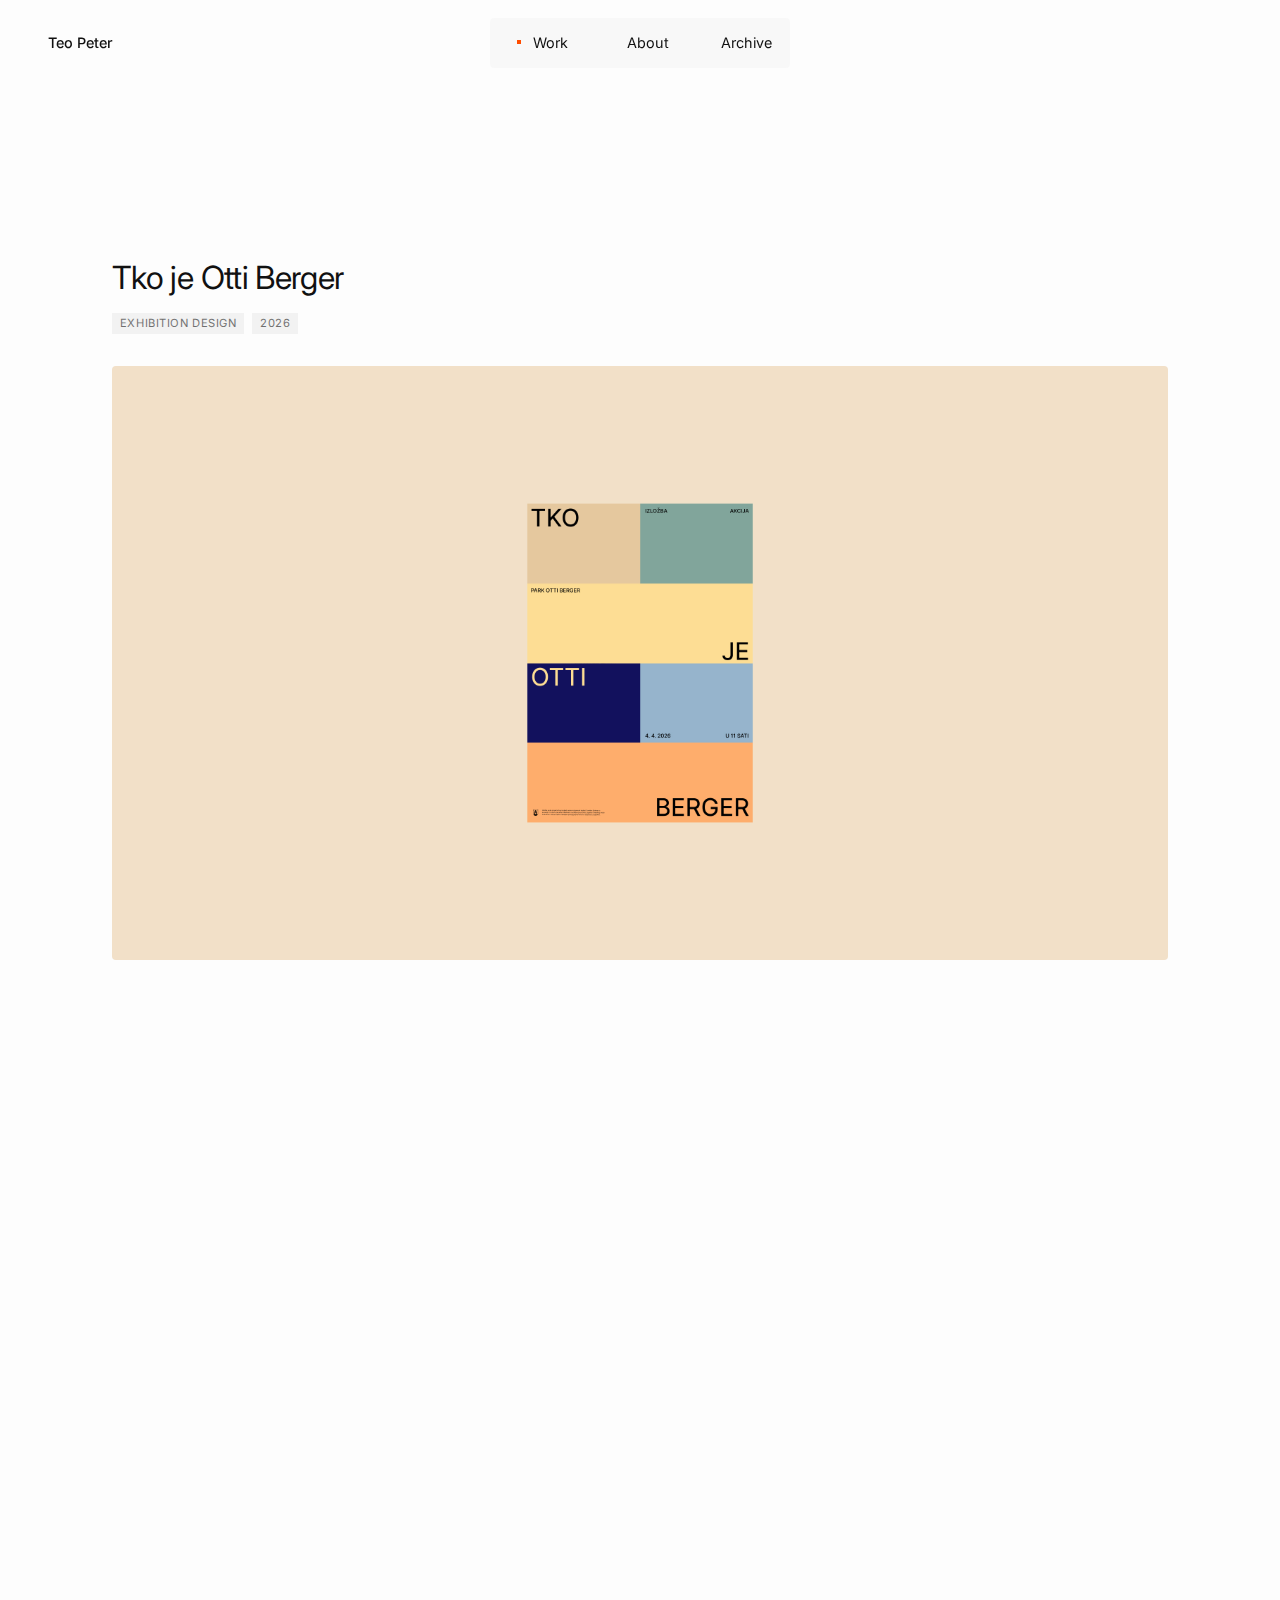
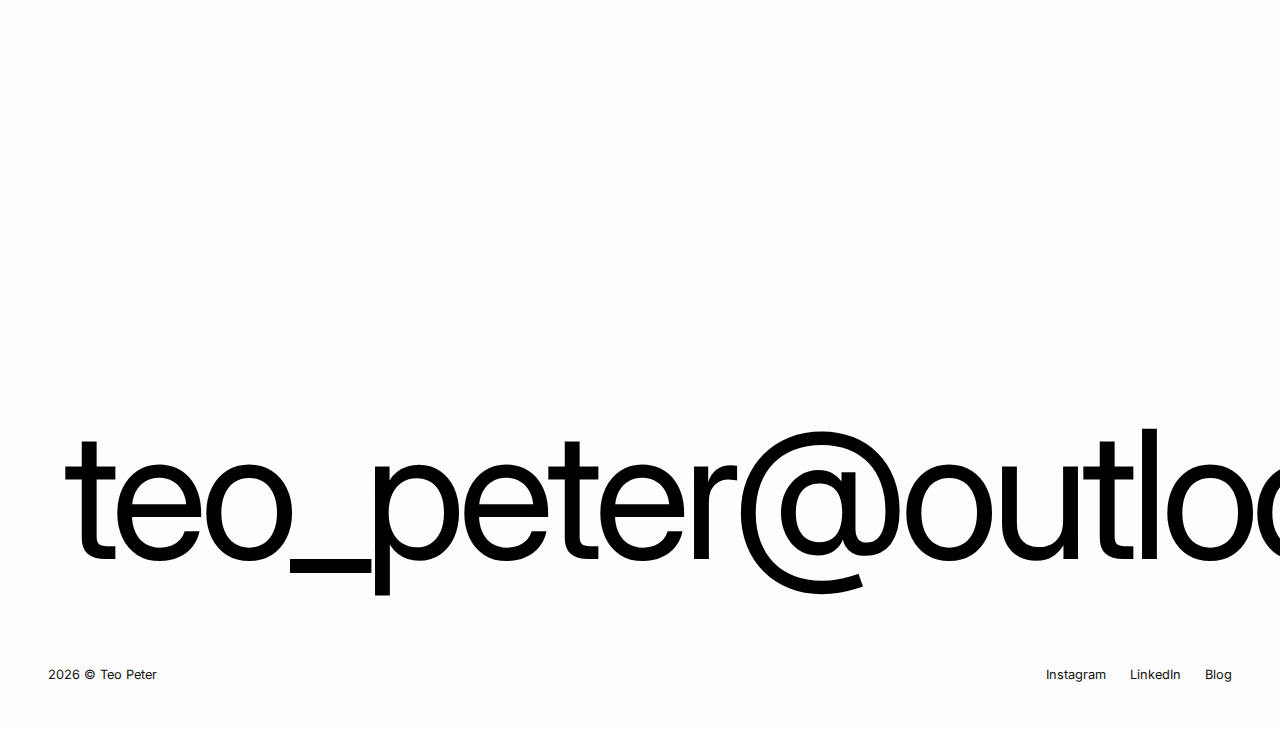
<file: otti-berger/otti-berger.html>
<!DOCTYPE html>
<html lang="en">

<head>
    <meta charset="UTF-8">
    <meta name="viewport" content="width=device-width, initial-scale=1.0">
    <title>Teo Peter - Tko je Otti Berger</title>
    <link rel="stylesheet" href="../../style.css">
    <link rel="stylesheet" href="../project-style.css">
    <link rel="preconnect" href="https://fonts.googleapis.com">
    <link rel="preconnect" href="https://fonts.gstatic.com" crossorigin>
    <link href="https://fonts.googleapis.com/css2?family=Inter:wght@400;500;600&display=swap" rel="stylesheet">
    <link rel="icon" type="image/png" sizes="32x32" href="../../img/favicon.png">
    <style>
        /* Project-specific image classes */
        .otti-berger-hero {
            background-color: #e0e0e0;
            background-image: url(otti-berger-1.jpg);
            background-size: cover;
        }

        .otti-berger-2 {
            background-image: url(otti-berger-2.jpg);
            background-size: cover;
        }

        .otti-berger-3 {
            background-image: url(otti-berger-3.jpg);
            background-size: cover;
        }

        .otti-berger-4 {
            background-image: url(otti-berger-4.jpg);
            background-size: cover;
        }

        .otti-berger-5 {
            background-image: url(otti-berger-5.jpg);
            background-size: cover;
        }

        .otti-berger-6 {
            background-image: url(otti-berger-6.jpg);
            background-size: cover;
        }

        .otti-berger-7 {
            background-image: url(otti-berger-7.jpg);
            background-size: cover;
        }

        .otti-berger-8 {
            background-image: url(otti-berger-8.jpg);
            background-size: cover;
        }

        .otti-berger-9 {
            background-image: url(otti-berger-9.jpg);
            background-size: cover;
        }

        .otti-berger-10 {
            background-image: url(otti-berger-10.jpg);
            background-size: cover;
        }
    </style>
</head>

<body class="project-page">
    <header>
        <div class="logo"><a href="../../index.html">Teo Peter</a></div>
        <div class="header-project-title">Tko je Otti Berger</div>
        <nav>
            <ul>
                <li><a href="../../index.html" class="active"><span class="dot"></span> Work</a></li>
                <li><a href="../../about.html"><span class="dot"></span> About</a></li>
                <li><a href="../../archive.html"><span class="dot"></span> Archive</a></li>
            </ul>
        </nav>
        <button class="hamburger-btn" aria-label="Open menu"></button>
        <div class="header-spacer"></div>
    </header>

    <div class="mobile-nav-overlay">
        <ul>
            <li><a href="../../index.html" class="active"><span class="dot"></span> Work</a></li>
            <li><a href="../../about.html"><span class="dot"></span> About</a></li>
            <li><a href="../../archive.html"><span class="dot"></span> Archive</a></li>
        </ul>
    </div>

    <main class="project-main">
        <section class="project-intro">

            <h1>Tko je Otti Berger</h1>

            <div class="project-tags">
                <span>exhibition design</span>
                <span>2026</span>
            </div>
        </section>

        <section class="project-gallery">
            <div class="img-large otti-berger-hero"></div>
            <div class="img-large otti-berger-2"></div>
            <div class="img-large otti-berger-3"></div>
            <div class="img-large otti-berger-4"></div>
            <div class="img-large otti-berger-5"></div>
            <div class="img-large otti-berger-6"></div>
            <div class="img-large otti-berger-7"></div>
            <div class="img-large otti-berger-8"></div>
            <div class="img-large otti-berger-9"></div>
            <div class="img-large otti-berger-10"></div>

        </section>
    </main>

    <footer>
        <div class="marquee-container">
            <div class="marquee-track">
                <span class="large-email">teo_peter@outlook.com</span>
                <span class="large-email">teo_peter@outlook.com</span>
                <span class="large-email">teo_peter@outlook.com</span>
                <span class="large-email">teo_peter@outlook.com</span>
            </div>
        </div>
        <div class="footer-meta">
            <span>2026 © Teo Peter</span>
            <div>
                <a href="https://www.instagram.com/teopeter.work/" target="_blank">Instagram</a>
                <a href="https://www.linkedin.com/in/teo-peter-4516621a3/" target="_blank"
                    style="margin-left: 20px;">LinkedIn</a>
                <a href="../../blog.html" style="margin-left: 20px;">Blog</a>
            </div>
        </div>
        <div id="toast-notification">Email copied to clipboard.</div>
    </footer>

    <script src="../../script.js"></script>
</body>

</html>
</file>
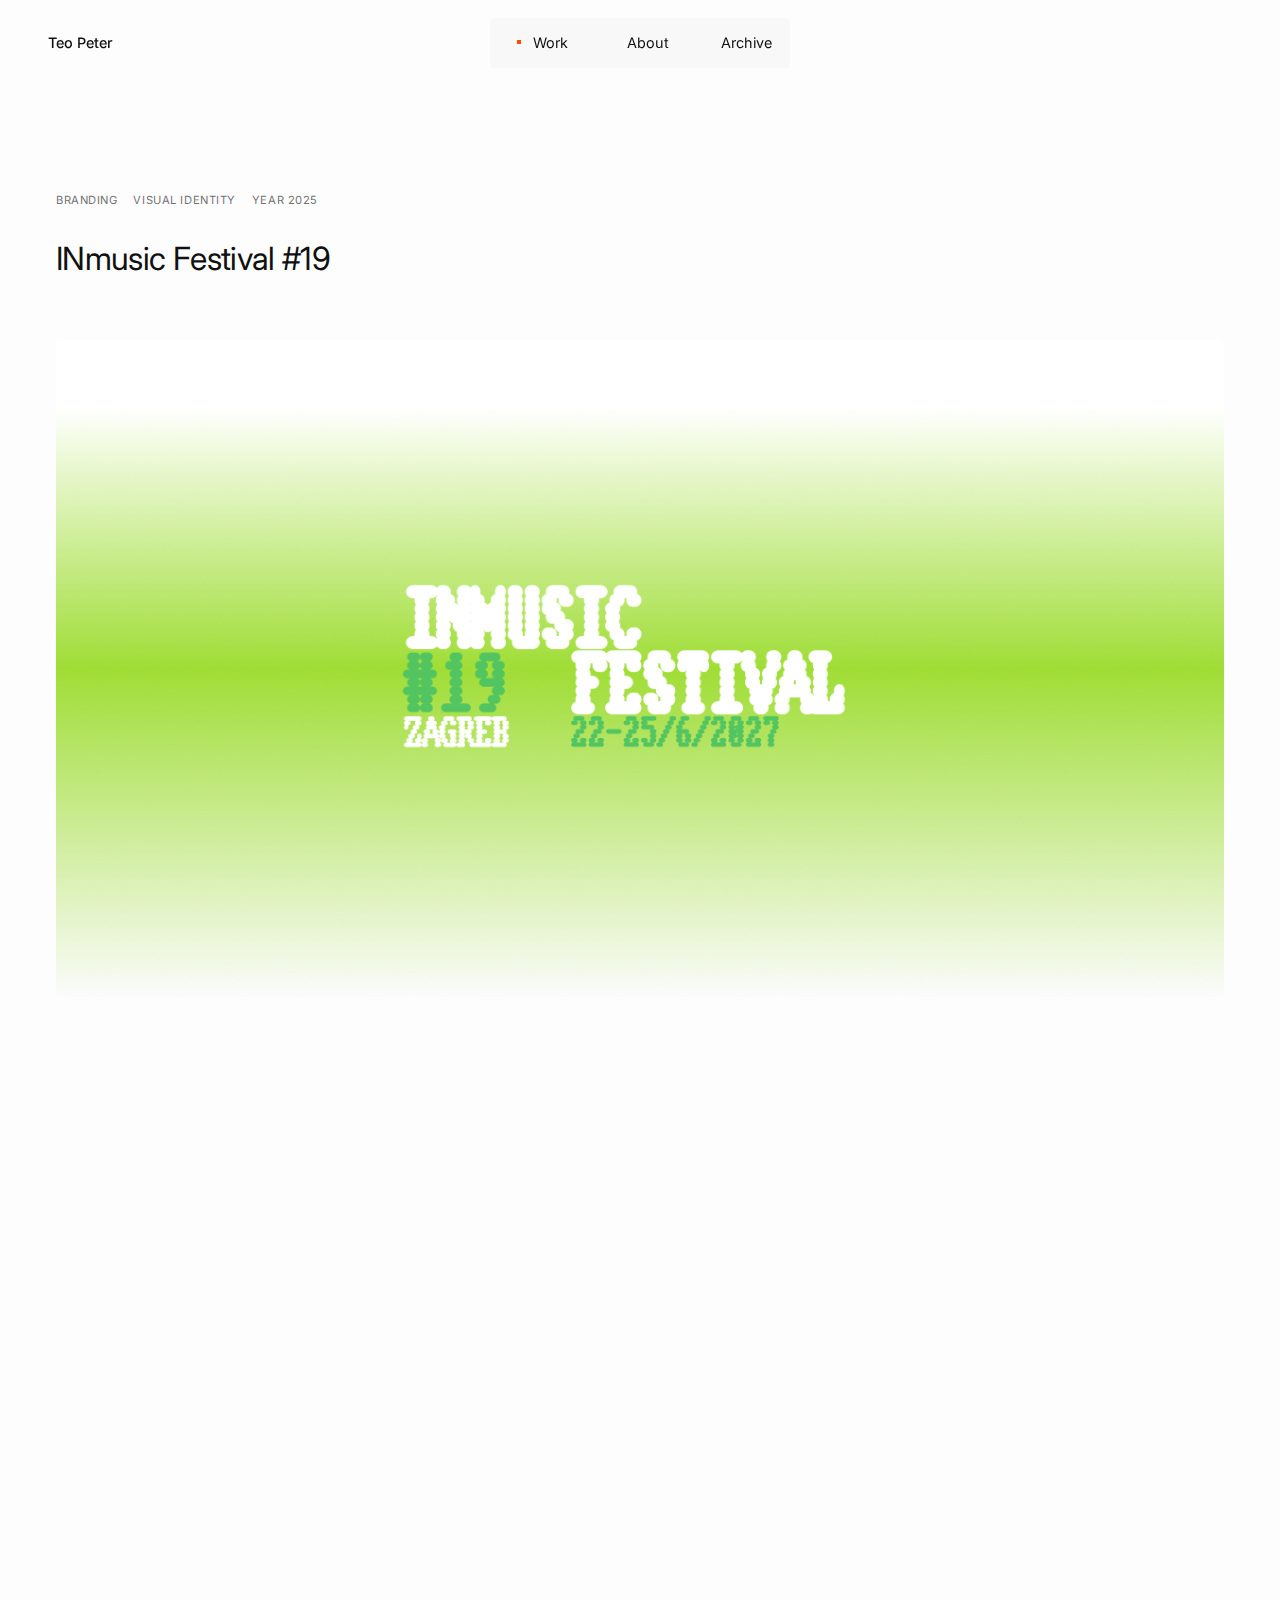
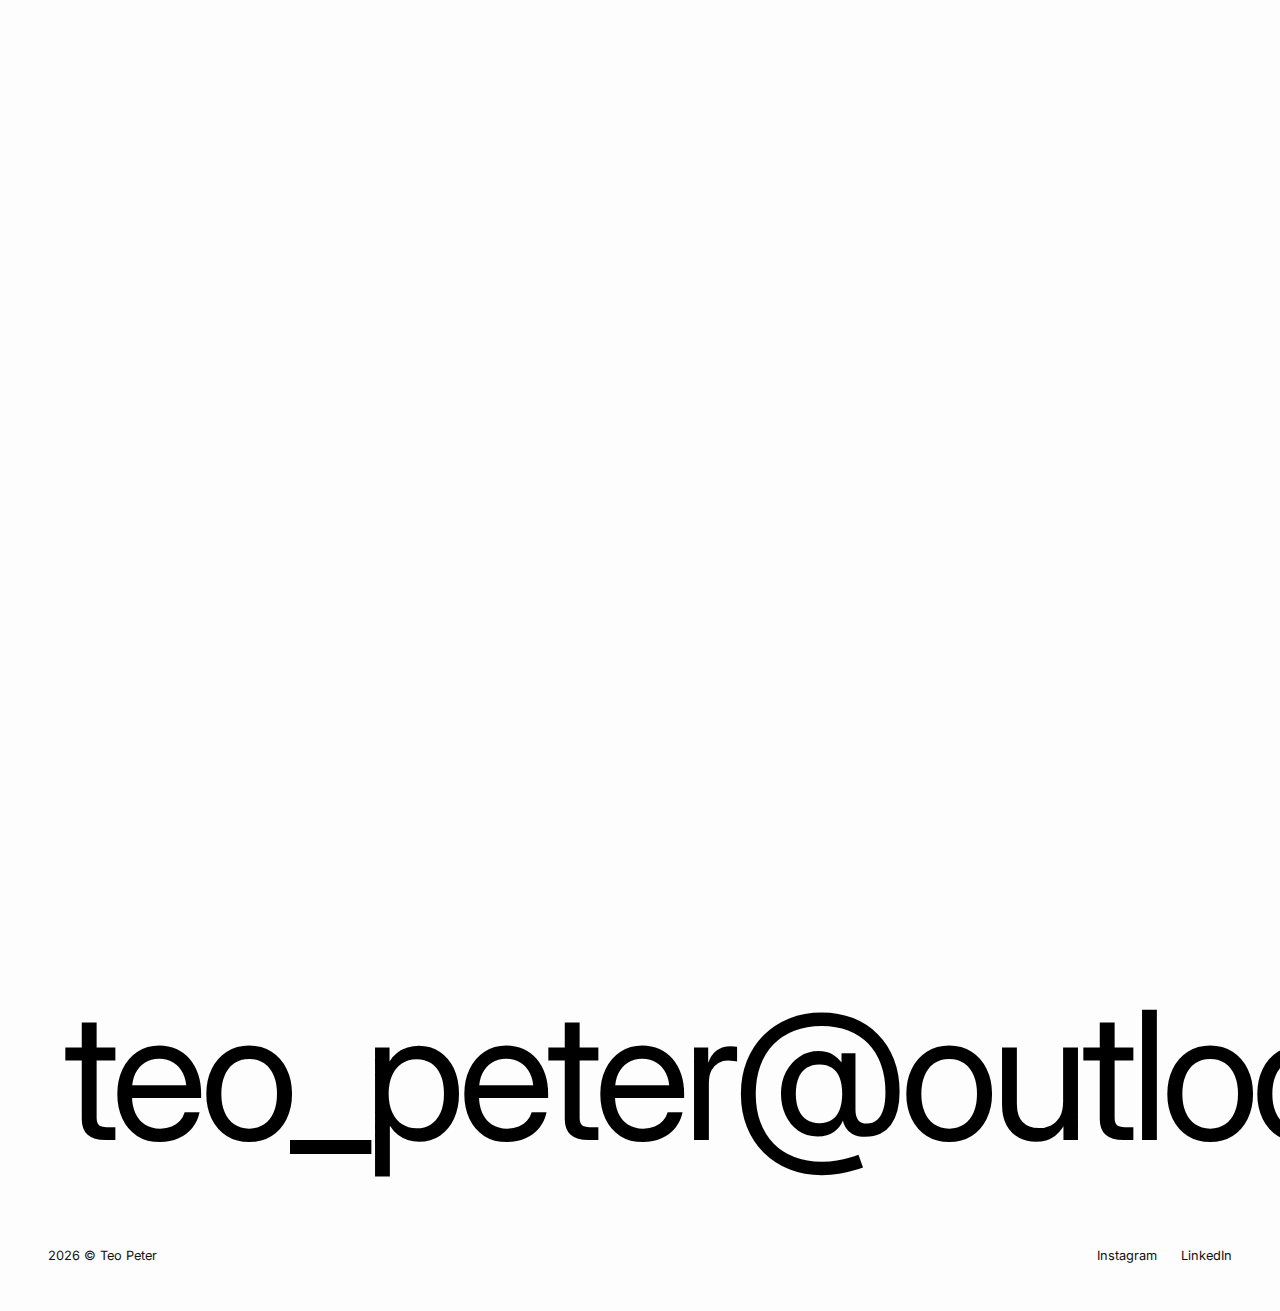
<file: projects/inmusic/inmusic.html>
<!DOCTYPE html>
<html lang="en">

<head>
    <meta charset="UTF-8">
    <meta name="viewport" content="width=device-width, initial-scale=1.0">
    <title>Teo Peter - INmusic Festival</title>
    <link rel="stylesheet" href="../../style.css">
    <link rel="stylesheet" href="../project-style.css">
    <link rel="preconnect" href="https://fonts.googleapis.com">
    <link rel="preconnect" href="https://fonts.gstatic.com" crossorigin>
    <link href="https://fonts.googleapis.com/css2?family=Inter:wght@400;500;600&display=swap" rel="stylesheet">
    <link rel="icon" type="image/png" sizes="32x32" href="../../img/favicon.png">
    <style>
        /* Project-specific image classes */
        .hero-img {
            background-image: url('../../img/inmusic_hero.png');
        }

        .poster-1 {
            background-image: url('../../img/inm1.png');
        }

        .poster-2 {
            background-image: url('../../img/inm2.png');
        }

        .poster-3 {
            background-image: url('../../img/inm3.png');
        }
    </style>
</head>

<body class="project-page">
    <header>
        <div class="logo"><a href="../../index.html">Teo Peter</a></div>
        <div class="header-project-title">INmusic Festival #19</div>
        <nav>
            <ul>
                <li><a href="../../index.html" class="active"><span class="dot"></span> Work</a></li>
                <li><a href="../../about.html"><span class="dot"></span> About</a></li>
                <li><a href="../../archive.html"><span class="dot"></span> Archive</a></li>
            </ul>
        </nav>
        <button class="hamburger-btn" aria-label="Open menu"></button>
        <div class="header-spacer"></div>
    </header>

    <div class="mobile-nav-overlay">
        <ul>
            <li><a href="../../index.html" class="active"><span class="dot"></span> Work</a></li>
            <li><a href="../../about.html"><span class="dot"></span> About</a></li>
            <li><a href="../../archive.html"><span class="dot"></span> Archive</a></li>
        </ul>
    </div>

    <main class="project-main">
        <section class="project-intro">
            <div class="project-tags">
                <span>Branding</span>
                <span>Visual Identity</span>
                <span>Year 2025</span>
            </div>
            <h1>INmusic Festival #19</h1>
        </section>

        <section class="project-gallery">
            <div class="img-large hero-img poster-1"></div>
            <div class="img-large hero-img poster-2"></div>
            <div class="img-large hero-img poster-3"></div>
        </section>
    </main>

    <footer>
        <div class="marquee-container">
            <div class="marquee-track">
                <span class="large-email">teo_peter@outlook.com</span>
                <span class="large-email">teo_peter@outlook.com</span>
                <span class="large-email">teo_peter@outlook.com</span>
                <span class="large-email">teo_peter@outlook.com</span>
            </div>
        </div>
        <div class="footer-meta">
            <span>2026 © Teo Peter</span>
            <div>
                <a href="https://www.instagram.com/teopeter.work/" target="_blank">Instagram</a>
                <a href="https://www.linkedin.com/in/teo-peter-4516621a3/" target="_blank"
                    style="margin-left: 20px;">LinkedIn</a>
            </div>
        </div>
        <div id="toast-notification">Email copied to clipboard.</div>
    </footer>

    <script src="../../script.js"></script>
</body>

</html>
</file>
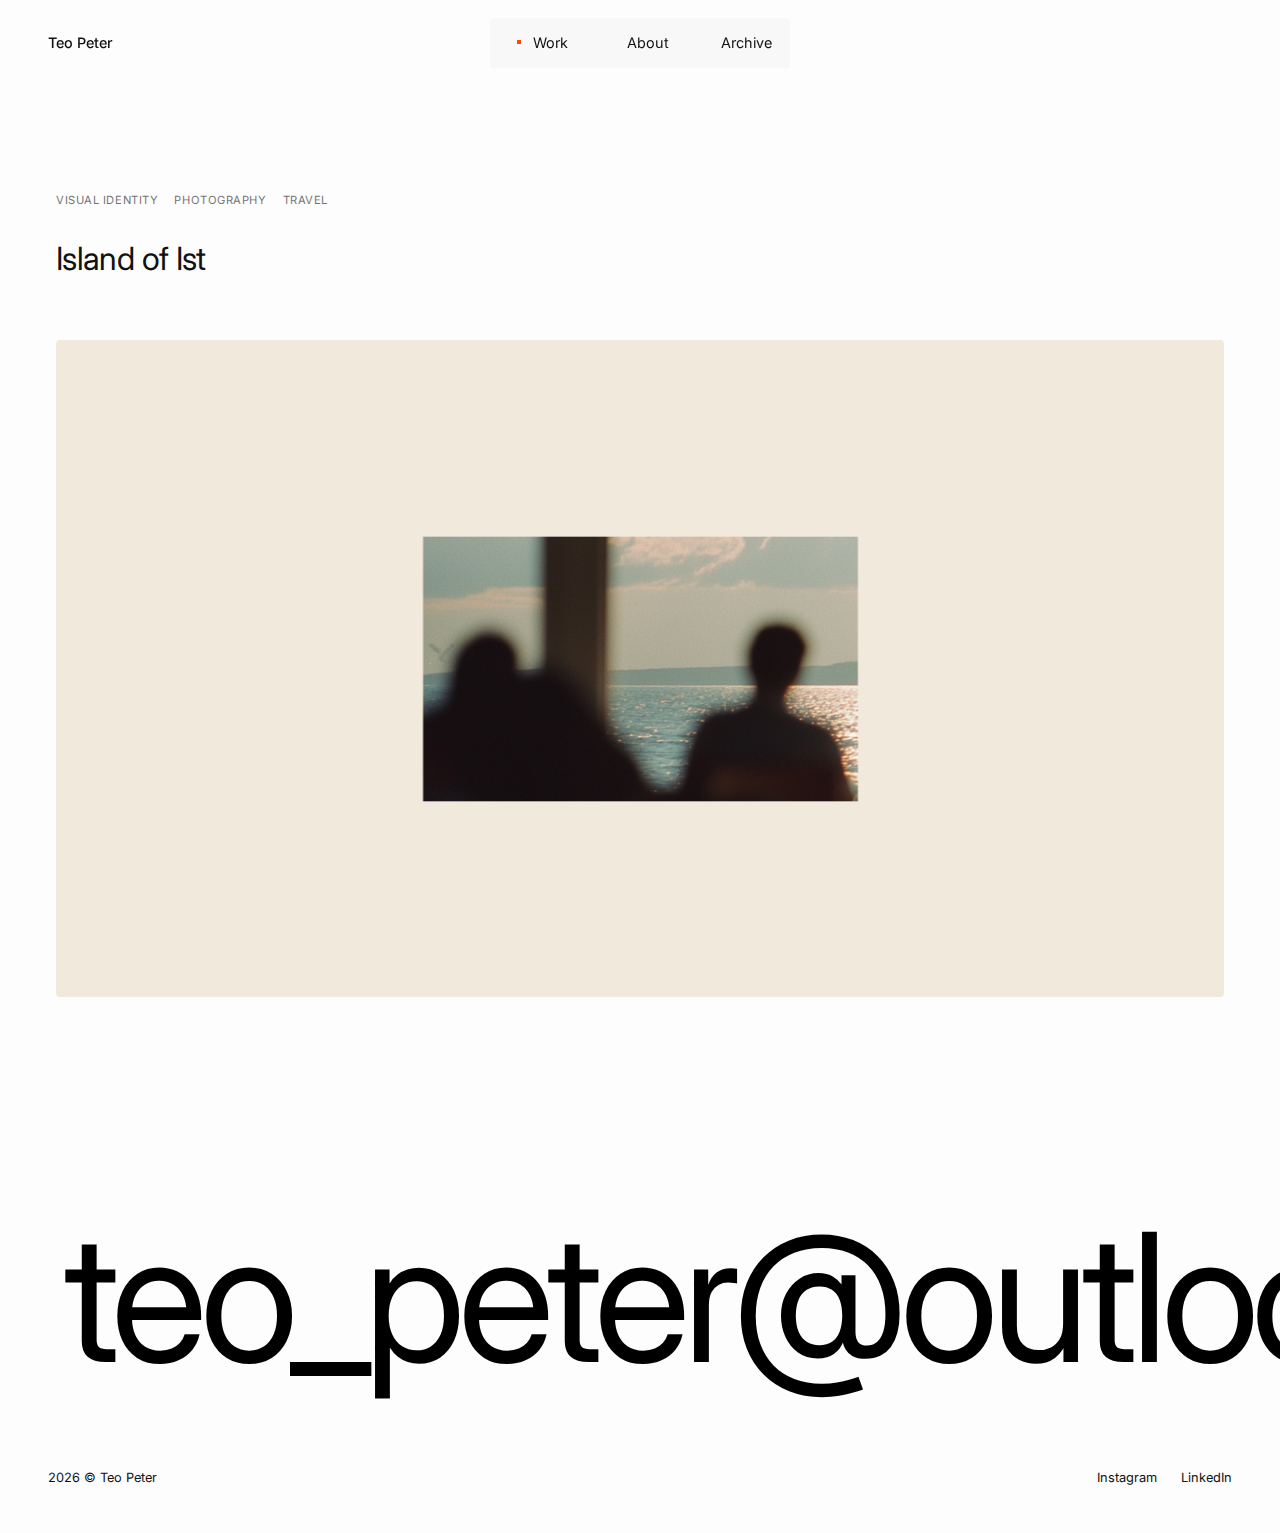
<file: projects/ist/ist.html>
<!DOCTYPE html>
<html lang="en">

<head>
    <meta charset="UTF-8">
    <meta name="viewport" content="width=device-width, initial-scale=1.0">
    <title>Teo Peter - Island of Ist</title>
    <link rel="stylesheet" href="../../style.css">
    <link rel="stylesheet" href="../project-style.css">
    <link rel="preconnect" href="https://fonts.googleapis.com">
    <link rel="preconnect" href="https://fonts.gstatic.com" crossorigin>
    <link href="https://fonts.googleapis.com/css2?family=Inter:wght@400;500;600&display=swap" rel="stylesheet">
    <link rel="icon" type="image/png" sizes="32x32" href="../../img/favicon.png">
    <style>
        /* Project-specific image classes */
        .ist-hero {
            background-image: url('../../img/ist.png');
        }
    </style>
</head>

<body class="project-page">
    <header>
        <div class="logo"><a href="../../index.html">Teo Peter</a></div>
        <div class="header-project-title">Island of Ist</div>
        <nav>
            <ul>
                <li><a href="../../index.html" class="active"><span class="dot"></span> Work</a></li>
                <li><a href="../../about.html"><span class="dot"></span> About</a></li>
                <li><a href="../../archive.html"><span class="dot"></span> Archive</a></li>
            </ul>
        </nav>
        <button class="hamburger-btn" aria-label="Open menu"></button>
        <div class="header-spacer"></div>
    </header>

    <div class="mobile-nav-overlay">
        <ul>
            <li><a href="../../index.html" class="active"><span class="dot"></span> Work</a></li>
            <li><a href="../../about.html"><span class="dot"></span> About</a></li>
            <li><a href="../../archive.html"><span class="dot"></span> Archive</a></li>
        </ul>
    </div>

    <main class="project-main">
        <section class="project-intro">
            <div class="project-tags">
                <span>Visual Identity</span>
                <span>Photography</span>
                <span>Travel</span>
            </div>
            <h1>Island of Ist</h1>
        </section>

        <section class="project-gallery">
            <div class="img-large ist-hero"></div>
        </section>
    </main>

    <footer>
        <div class="marquee-container">
            <div class="marquee-track">
                <span class="large-email">teo_peter@outlook.com</span>
                <span class="large-email">teo_peter@outlook.com</span>
                <span class="large-email">teo_peter@outlook.com</span>
                <span class="large-email">teo_peter@outlook.com</span>
            </div>
        </div>
        <div class="footer-meta">
            <span>2026 © Teo Peter</span>
            <div>
                <a href="https://www.instagram.com/teopeter.work/" target="_blank">Instagram</a>
                <a href="https://www.linkedin.com/in/teo-peter-4516621a3/" target="_blank"
                    style="margin-left: 20px;">LinkedIn</a>
            </div>
        </div>
        <div id="toast-notification">Email copied to clipboard.</div>
    </footer>

    <script src="../../script.js"></script>
</body>

</html>
</file>
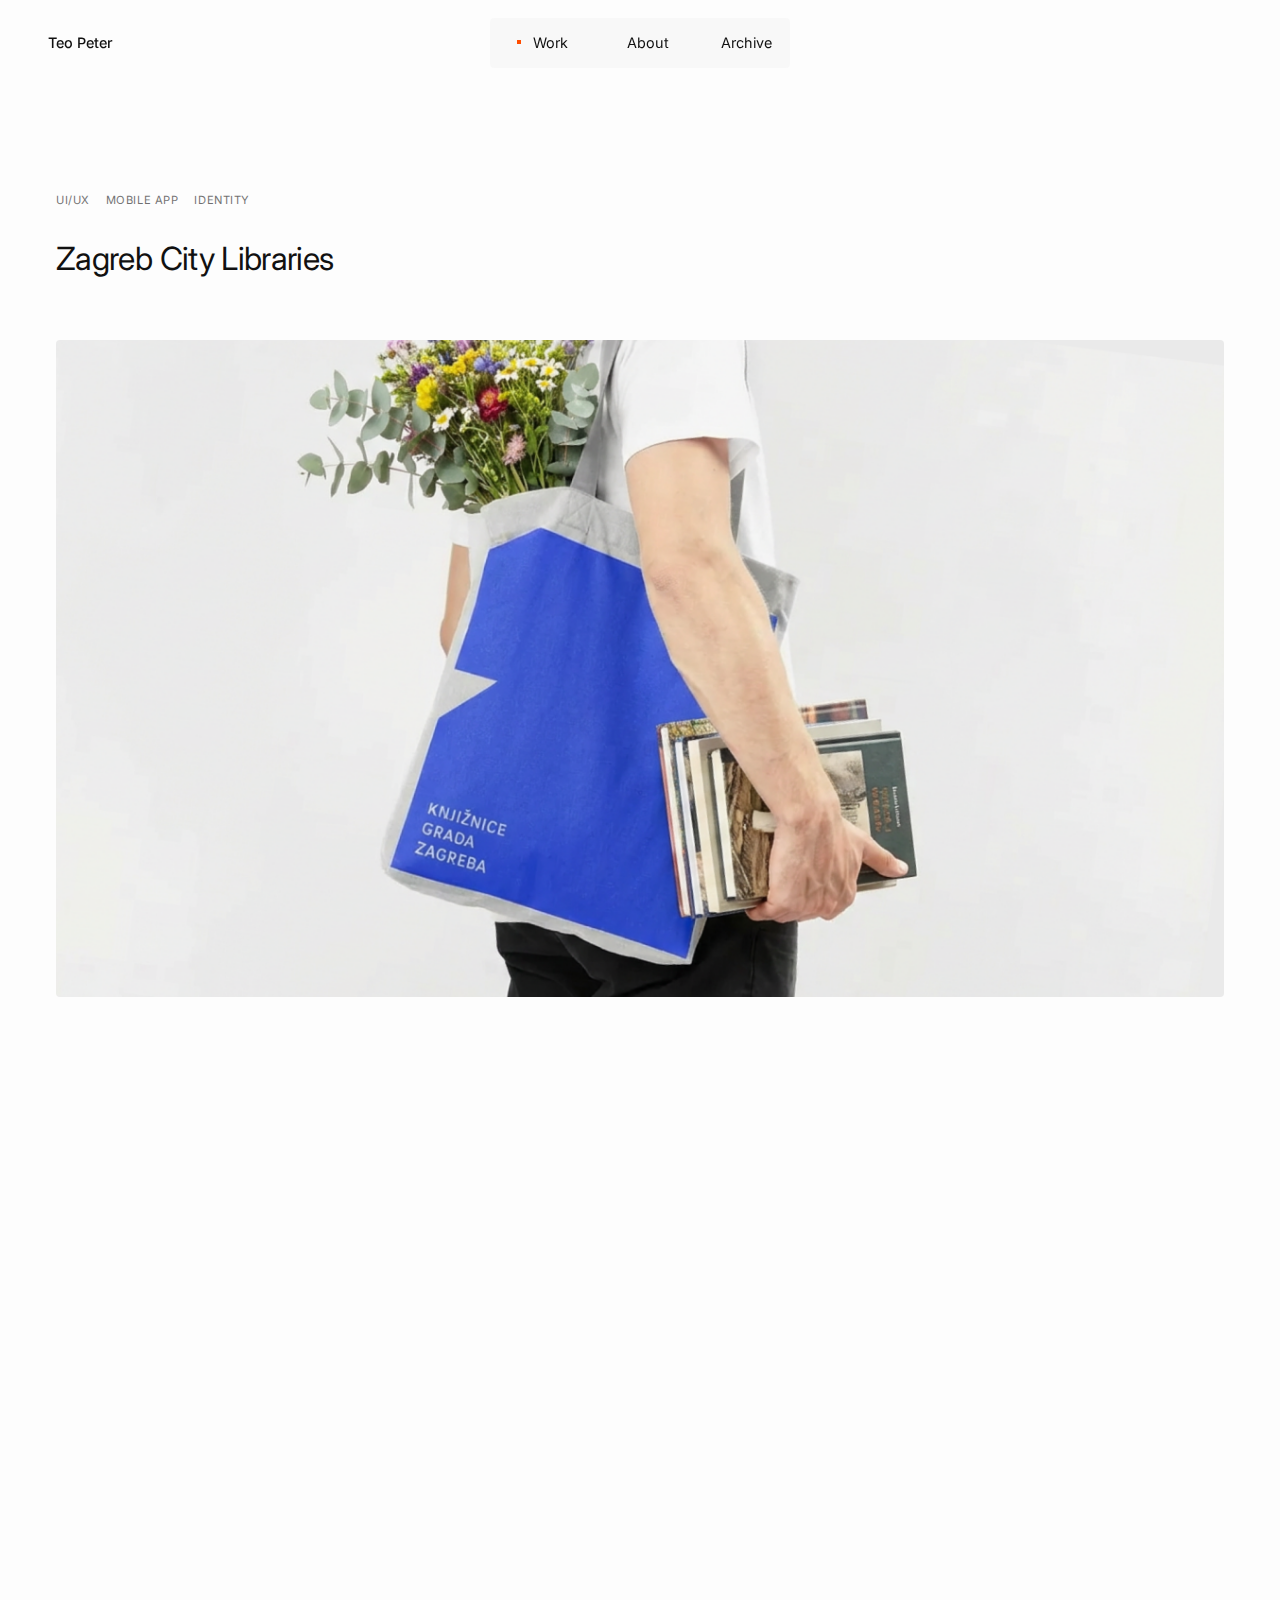
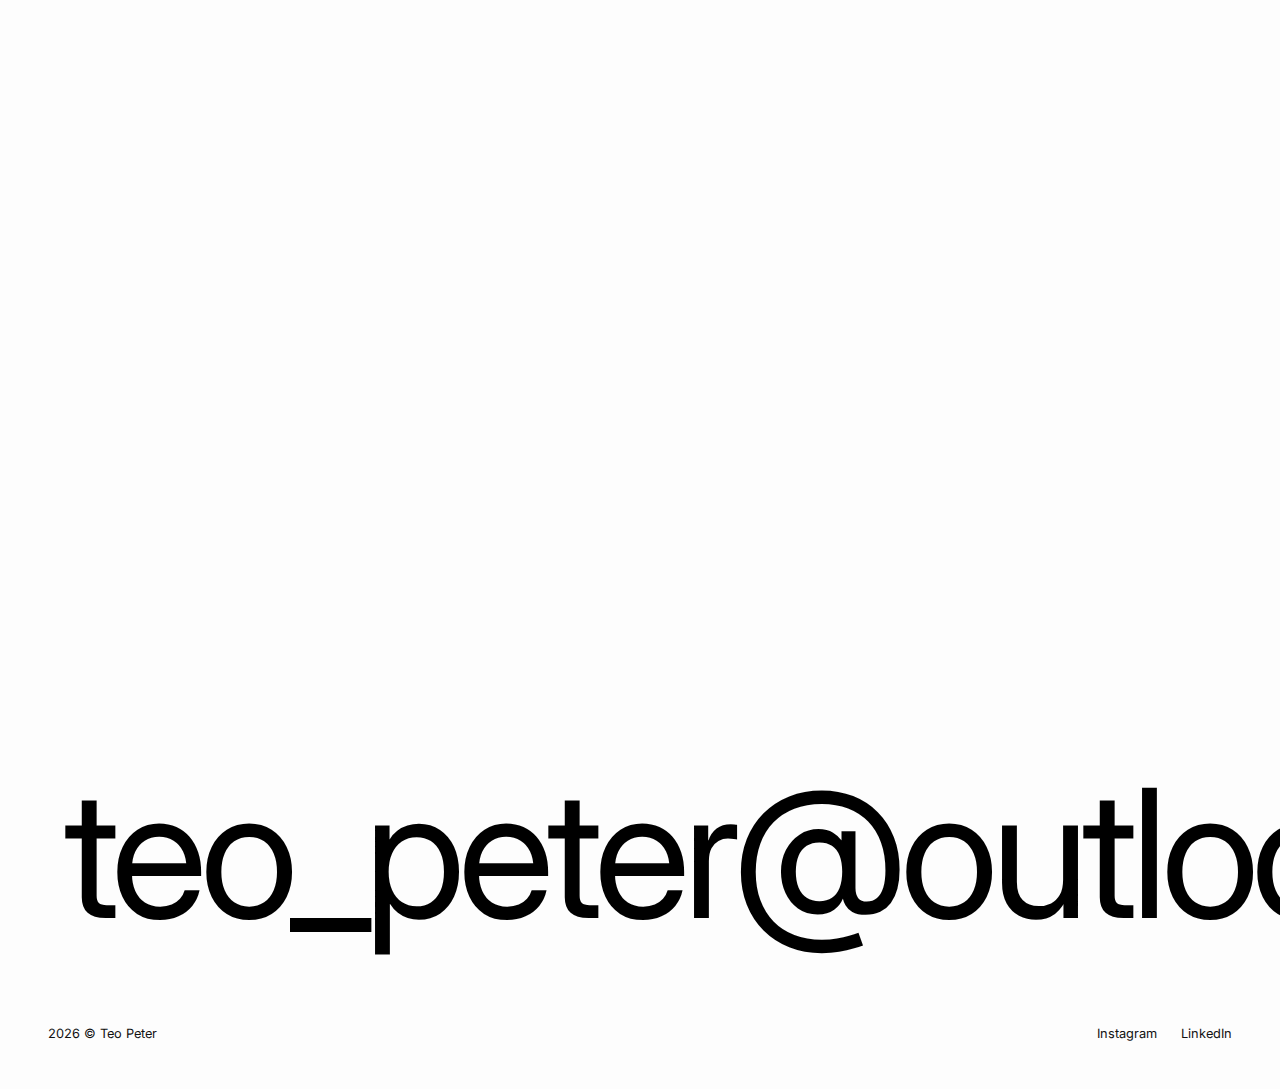
<file: projects/kgz/kgz.html>
<!DOCTYPE html>
<html lang="en">

<head>
    <meta charset="UTF-8">
    <meta name="viewport" content="width=device-width, initial-scale=1.0">
    <title>Teo Peter - KGZ Libraries</title>
    <link rel="stylesheet" href="../../style.css">
    <link rel="stylesheet" href="../project-style.css">
    <link rel="preconnect" href="https://fonts.googleapis.com">
    <link rel="preconnect" href="https://fonts.gstatic.com" crossorigin>
    <link href="https://fonts.googleapis.com/css2?family=Inter:wght@400;500;600&display=swap" rel="stylesheet">
    <link rel="icon" type="image/png" sizes="32x32" href="../../img/favicon.png">
    <style>
        /* Project-specific image classes */
        .kgz1 {
            background-image: url('../../img/kgz1.png');
        }

        .kgz2 {
            background-image: url('../../img/kgz2.png');
        }

        .kgz3 {
            background-image: url('../../img/kgz3.png');
        }

        .kgz4 {
            background-image: url('../../img/kgz4.png');
        }

        .kgz5 {
            background-image: url('../../img/kgz5.png');
        }
    </style>
</head>

<body class="project-page">
    <header>
        <div class="logo"><a href="../../index.html">Teo Peter</a></div>
        <div class="header-project-title">Zagreb City Libraries</div>
        <nav>
            <ul>
                <li><a href="../../index.html" class="active"><span class="dot"></span> Work</a></li>
                <li><a href="../../about.html"><span class="dot"></span> About</a></li>
                <li><a href="../../archive.html"><span class="dot"></span> Archive</a></li>
            </ul>
        </nav>
        <button class="hamburger-btn" aria-label="Open menu"></button>
        <div class="header-spacer"></div>
    </header>

    <div class="mobile-nav-overlay">
        <ul>
            <li><a href="../../index.html" class="active"><span class="dot"></span> Work</a></li>
            <li><a href="../../about.html"><span class="dot"></span> About</a></li>
            <li><a href="../../archive.html"><span class="dot"></span> Archive</a></li>
        </ul>
    </div>

    <main class="project-main">
        <section class="project-intro">
            <div class="project-tags">
                <span>UI/UX</span>
                <span>Mobile App</span>
                <span>Identity</span>
            </div>
            <h1>Zagreb City Libraries</h1>
        </section>

        <section class="project-gallery">
            <div class="img-large kgz1"></div>
            <div class="img-large kgz2"></div>
            <div class="img-large kgz3"></div>
            <div class="img-large kgz4"></div>
            <div class="img-large kgz5"></div>
        </section>
    </main>

    <footer>
        <div class="marquee-container">
            <div class="marquee-track">
                <span class="large-email">teo_peter@outlook.com</span>
                <span class="large-email">teo_peter@outlook.com</span>
                <span class="large-email">teo_peter@outlook.com</span>
                <span class="large-email">teo_peter@outlook.com</span>
            </div>
        </div>
        <div class="footer-meta">
            <span>2026 © Teo Peter</span>
            <div>
                <a href="https://www.instagram.com/teopeter.work/" target="_blank">Instagram</a>
                <a href="https://www.linkedin.com/in/teo-peter-4516621a3/" target="_blank"
                    style="margin-left: 20px;">LinkedIn</a>
            </div>
        </div>
        <div id="toast-notification">Email copied to clipboard.</div>
    </footer>

    <script src="../../script.js"></script>
</body>

</html>
</file>
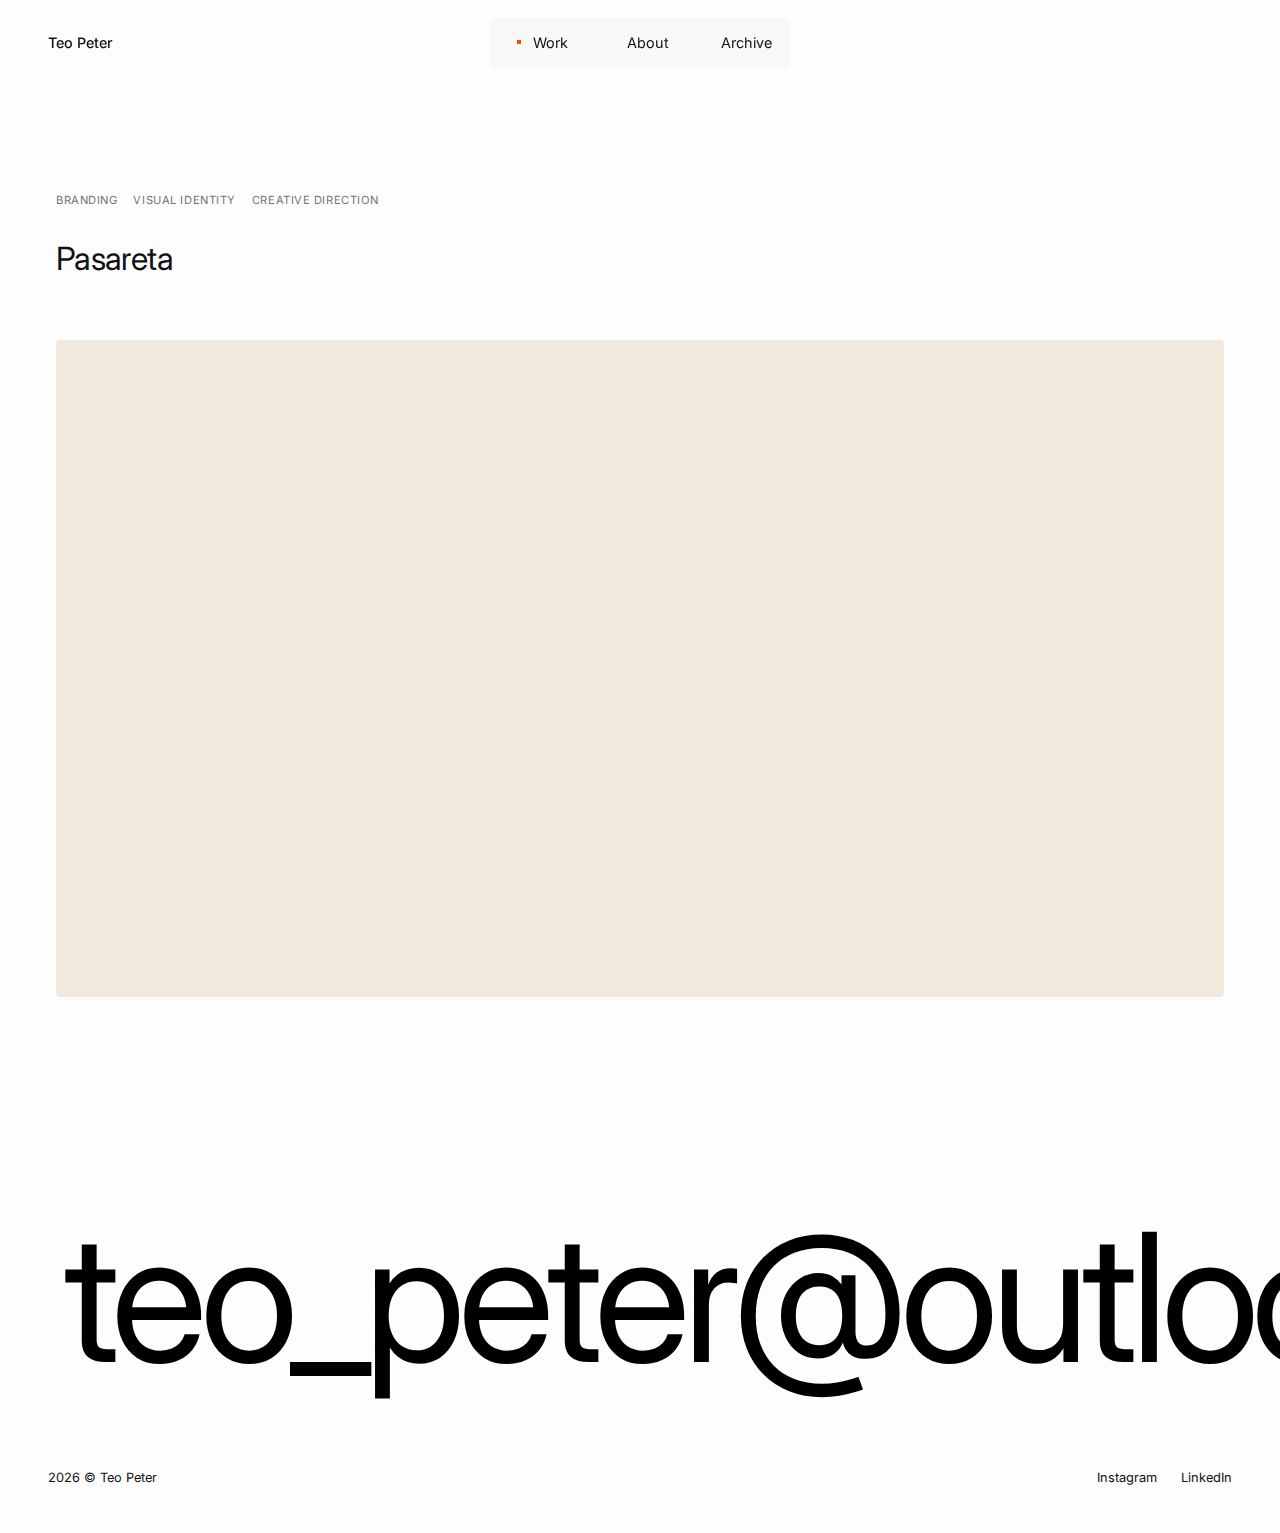
<file: projects/pasareta/pasareta.html>
<!DOCTYPE html>
<html lang="en">

<head>
    <meta charset="UTF-8">
    <meta name="viewport" content="width=device-width, initial-scale=1.0">
    <title>Teo Peter - Pasareta</title>
    <link rel="stylesheet" href="../../style.css">
    <link rel="stylesheet" href="../project-style.css">
    <link rel="preconnect" href="https://fonts.googleapis.com">
    <link rel="preconnect" href="https://fonts.gstatic.com" crossorigin>
    <link href="https://fonts.googleapis.com/css2?family=Inter:wght@400;500;600&display=swap" rel="stylesheet">
    <link rel="icon" type="image/png" sizes="32x32" href="../../img/favicon.png">
    <style>
        /* Project-specific image classes */
        .pasareta-hero {
            background-image: url('../../img/pasareta.png');
        }
    </style>
</head>

<body class="project-page">
    <header>
        <div class="logo"><a href="../../index.html">Teo Peter</a></div>
        <div class="header-project-title">Pasareta</div>
        <nav>
            <ul>
                <li><a href="../../index.html" class="active"><span class="dot"></span> Work</a></li>
                <li><a href="../../about.html"><span class="dot"></span> About</a></li>
                <li><a href="../../archive.html"><span class="dot"></span> Archive</a></li>
            </ul>
        </nav>
        <button class="hamburger-btn" aria-label="Open menu"></button>
        <div class="header-spacer"></div>
    </header>

    <div class="mobile-nav-overlay">
        <ul>
            <li><a href="../../index.html" class="active"><span class="dot"></span> Work</a></li>
            <li><a href="../../about.html"><span class="dot"></span> About</a></li>
            <li><a href="../../archive.html"><span class="dot"></span> Archive</a></li>
        </ul>
    </div>

    <main class="project-main">
        <section class="project-intro">
            <div class="project-tags">
                <span>Branding</span>
                <span>Visual Identity</span>
                <span>Creative Direction</span>
            </div>
            <h1>Pasareta</h1>
        </section>

        <section class="project-gallery">
            <div class="img-large pasareta-hero"></div>
        </section>
    </main>

    <footer>
        <div class="marquee-container">
            <div class="marquee-track">
                <span class="large-email">teo_peter@outlook.com</span>
                <span class="large-email">teo_peter@outlook.com</span>
                <span class="large-email">teo_peter@outlook.com</span>
                <span class="large-email">teo_peter@outlook.com</span>
            </div>
        </div>
        <div class="footer-meta">
            <span>2026 © Teo Peter</span>
            <div>
                <a href="https://www.instagram.com/teopeter.work/" target="_blank">Instagram</a>
                <a href="https://www.linkedin.com/in/teo-peter-4516621a3/" target="_blank"
                    style="margin-left: 20px;">LinkedIn</a>
            </div>
        </div>
        <div id="toast-notification">Email copied to clipboard.</div>
    </footer>

    <script src="../../script.js"></script>
</body>

</html>
</file>
<file: style.css>
:root {
    --bg-color: #ffffff;
    --text-color: #1a1a1a;
    --nav-bg: #ececec;
    --font-main: 'Inter', sans-serif;
    --color-bg: #FDFDFD;
    /* Light beige/grey background */
    --color-text: #111;
    --color-accent: #e5e5e0;
    /* Slightly darker for elements */
    --spacing-xs: 0.5rem;
    --spacing-sm: 1rem;
    --spacing-md: 2rem;
    --spacing-lg: 4rem;
    --spacing-xl: 6rem;
}

* {
    box-sizing: border-box;
    margin: 0;
    padding: 0;
}

body {
    font-family: var(--font-main);
    background-color: var(--color-bg);
    color: var(--color-text);
    line-height: 1.5;
    -webkit-font-smoothing: antialiased;
}

a,
a:visited,
a:active {
    color: inherit;
    text-decoration: none;
}

h1,
h2,
h3,
h4,
h5,
h6 {
    font-weight: 500;
}

h3 {
    font-size: 1.3rem;
}

/* Header / Nav */
header {
    display: flex;
    justify-content: space-between;
    align-items: center;
    padding: 2rem 3rem;
    position: fixed;
    top: 0;
    left: 0;
    right: 0;
    width: 100%;
    z-index: 100;
    pointer-events: none;
}

.logo {
    font-size: 0.9rem;
    font-weight: 500;
    pointer-events: auto;
    position: static;
}

.logo a {
    text-decoration: none;
    color: inherit;
    display: block;
    width: 100%;
    height: 100%;
    transition: opacity 0.2s ease;
}

.logo a:hover {
    opacity: 0.6;
}

/* Navigation */
nav {
    position: fixed;
    left: 50%;
    transform: translateX(-50%);
    background: #ebebeb45;
    backdrop-filter: blur(100px);
    padding: 6px;
    border-radius: 4px;
    z-index: 100;
    pointer-events: auto;
    width: 300px;
    /* Fixed width to ensure consistent equal spacing */
    transition: transform 0.3s ease, opacity 0.3s ease;
}

nav.nav-hidden {
    transform: translateX(-50%) translateY(-150%);
    opacity: 0;
}

nav ul {
    display: flex;
    gap: 6px;
    list-style: none;
    padding: 0;
    margin: 0;
    width: 100%;
}

nav li {
    flex: 1;
    display: flex;
    justify-content: center;
}

nav a {
    text-decoration: none;
    color: #111;
    font-size: 0.9rem;

    display: flex;
    align-items: center;
    justify-content: center;
    width: 100%;
    padding: 8px 0;
    border-radius: 4px;
    transition: all 0.2s ease;
    background-color: transparent;
    position: relative;
}

nav a:hover {
    background-color: rgba(255, 255, 255, 0.5);
}

nav a.active {
    background-color: transparent;
    box-shadow: none;
}

/* Specific selector for active dot */
nav a.active .dot {
    background-color: #FF4D00;
}

/* Central Header Project Title */
.header-project-title {
    position: absolute;
    left: 50%;
    transform: translateX(-50%);
    font-size: 0.9rem;
    font-weight: 500;
    opacity: 0;
    visibility: hidden;
    transition: all 0.3s ease;
    pointer-events: auto;
}

.header-project-title.visible {
    opacity: 1;
    visibility: visible;
}

/* Hide nav when project title is visible */
header.project-scrolled nav {
    opacity: 0;
    visibility: hidden;
    pointer-events: none;
}

.project-link {
    text-decoration: none;
    color: inherit;
    display: block;
    transition: opacity 0.3s ease;
}

.project-link:hover {
    opacity: 0.9;
}

.dot {
    display: inline-block;
    width: 4px;
    height: 4px;
    background-color: transparent;
    /* Invisible by default */
    margin-right: 12px;
    margin-bottom: 2px;
    /* Visual alignment */
    border-radius: 0;
    /* Square */
}

/* Placeholders */
.placeholder {
    width: 100%;
    height: 100%;
    /* Start with a reasonable height or aspect ratio */
    aspect-ratio: 3/2;
    background-color: var(--placeholder-bg);
    display: flex;
    align-items: center;
    /* Center placeholder text/icon vertically */
    justify-content: center;
    /* Center placeholder text/icon horizontally */
    color: rgba(255, 255, 255, 0.5);
    font-size: 2rem;
}

.placeholder-light {
    background-color: #b0c4cf;
    /* Muted blue/grey for sailboat */
}

.placeholder-beige {
    background-color: #f2efe9;
    /* Beige for Pasareta */
}

/* Footer */
footer {

    /* Removed top padding, managed by layout */
    overflow: hidden;
    margin-top: 8rem;
}

.marquee-container {
    width: 100%;
    margin-bottom: 4rem;
    white-space: nowrap;
    overflow: hidden;
    cursor: pointer;
    position: relative;
}

.marquee-track {
    display: inline-flex;
    animation: scroll 20s linear infinite;
    /* transition: animation-play-state 0.5s ease; This doesn't work in CSS */
}

.marquee-track:hover {
    animation-play-state: paused;
}

.large-email {
    font-size: 14vw;
    line-height: 1.2;
    /* Updated line height */
    font-family: var(--font-main);
    letter-spacing: -0.04em;
    color: #000;
    padding: 0 4rem;
    /* Spacing between repeated items */
}

@keyframes scroll {
    0% {
        transform: translateX(0);
    }

    100% {
        transform: translateX(-50%);
    }
}

.footer-meta {
    display: flex;
    justify-content: space-between;
    font-size: 0.8rem;
    color: #111;
    width: 100%;
    padding: 0 3rem;
    /* Match header padding (was 2rem 3rem in original) */
    /* Ensure it aligns with logo */
}

/* Mobile Hamburger Menu Button */
.hamburger-btn {
    display: none;
    width: 40px;
    height: 40px;
    background-color: #ebebeb45;
    backdrop-filter: blur(100px);
    border: none;
    border-radius: 4px;
    cursor: pointer;
    pointer-events: auto;
    position: relative;
    z-index: 200;
}

/* Orange dot inside the button */
.hamburger-btn::before {
    content: '';
    position: absolute;
    top: 50%;
    left: 50%;
    transform: translate(-50%, -50%);
    width: 6px;
    height: 6px;
    background-color: #FF4D00;
}

.hamburger-btn:hover {
    background-color: rgba(255, 255, 255, 0.5);
}

/* Mobile Navigation Overlay */
.mobile-nav-overlay {
    display: none;
    position: fixed;
    top: 0;
    left: 0;
    width: 100%;
    height: 100%;
    background: #ebebeb45;
    backdrop-filter: blur(100px);
    z-index: 150;
    flex-direction: column;
    justify-content: center;
    align-items: center;
    opacity: 0;
    visibility: hidden;
    transition: opacity 0.3s ease, visibility 0.3s ease;
}

.mobile-nav-overlay.active {
    opacity: 1;
    visibility: visible;
}

.mobile-nav-overlay ul {
    list-style: none;
    padding: 0;
    margin: 0;
    text-align: center;
}

.mobile-nav-overlay li {
    margin: 1.5rem 0;
}

.mobile-nav-overlay a {
    text-decoration: none;
    color: #111;
    font-size: 1.5rem;
    font-weight: 400;
    display: inline-flex;
    align-items: center;
    transition: opacity 0.2s ease;
}

.mobile-nav-overlay a:hover {
    opacity: 0.6;
}

.mobile-nav-overlay a .dot {
    width: 6px;
    height: 6px;
    margin-right: 12px;
    background-color: transparent;
}

.mobile-nav-overlay a.active .dot {
    background-color: #FF4D00;
}

@media (max-width: 768px) {
    header {
        padding: 1rem;
        justify-content: space-between;
    }

    .logo {
        display: block;
        position: static;
        pointer-events: auto;
    }

    .header-spacer {
        display: none;
    }

    /* Hide desktop nav on mobile */
    nav {
        display: none;
    }

    /* Show hamburger button on mobile */
    .hamburger-btn {
        display: block;
    }

    /* Show mobile nav overlay structure on mobile */
    .mobile-nav-overlay {
        display: flex;
    }

    .hero {
        padding: 6rem 1.5rem 4rem;
    }

    .projects {
        gap: 2rem;
        padding: 1.5rem;
    }

    .placeholder {
        min-height: 300px;
    }

    .large-email {
        font-size: 13vw;
    }

    footer {
        padding-top: 4rem;
    }

    .footer-meta {
        padding: 0 1.5rem;
    }

    .project-grid {
        grid-template-columns: 1fr;
    }


}

/* About Page Specifics */
/* Using a more specific selector strategy or utility class if user prefers, 
   but for now we'll target the main content */

/* General List Items (Skills, Experience, Education) */
/* Assuming they are ul/li structure in about.html */
.list-grid {
    list-style: none;
    padding: 0;

}

.list-grid-item {
    display: grid;
    grid-template-columns: 2fr 1fr 1fr;
    /* 33% each */
    align-items: center;
    padding: 1rem 0;
    border-bottom: 1px solid #e0e0dc;

}

.list-grid-item .item-title {
    text-align: left;



}

.list-grid-item .item-badge {
    text-align: center;
    justify-self: left;

    display: flex;
    gap: 1em;

}

/* Re-styling badge inside list to ensure it's centered */
.list-grid-item .badge {
    margin-bottom: 0;
    align-self: center;
}

.list-grid-item .item-date {
    text-align: right;
    color: #666;
    font-size: 0.9rem;
}

/* About Page Container Override */
body.about-page .container {
    max-width: 1200px;
    margin: 0 auto;
    padding: 0 2rem;
}

@media (max-width: 768px) {
    header {
        padding: 1.5rem;
    }

    .logo,
    .header-spacer {
        width: auto;
    }

    .hero {
        padding: 4rem 1.5rem;
    }

    .hero h1 {
        font-size: 1.25rem;
    }
}

/* Hero */
.hero {
    height: 90vh;
    display: flex;
    flex-direction: column;
    justify-content: center;
    align-items: center;
    max-width: 660px;
    margin: 0 auto;
    text-align: center;
    padding: 0 2rem;
}

.hero h1 {
    font-size: 1.5rem;
    font-weight: 400;
    line-height: 1.5;
    color: #111;
    margin-top: 4rem;
}

.hero-image-container {
    width: 100%;
    aspect-ratio: 16/9;
    background-color: #f0f0f0;
    border-radius: 4px;
    overflow: hidden;
    margin-bottom: 2rem;
}

.hero-placeholder {
    width: 100%;
    height: 100%;
    background-image: url('img/hero_work_index.png');
    background-size: cover;
    background-position: center;
}

/* Project Grid */
.project-grid,
.projects {
    /* Using .projects as wrapper selector in HTML */
    display: flex;
    flex-direction: column;
    gap: 8rem;
    max-width: 1300px;
    margin: 0 auto;
    padding: 0 1rem;
}

.project-card {
    display: flex;
    flex-direction: column;
    gap: 1rem;
    position: relative;
    opacity: 0;
    transform: translateY(20px);
    transition: opacity 0.6s ease, transform 0.6s ease;
}

.project-card.fade-in {
    opacity: 1;
    transform: translateY(0);
}

.placeholder {
    width: 100%;
    /* aspect-ratio set in placeholder definition */
    background-color: #e0e0dc;
    border-radius: 2px;
    transition: transform 0.3s ease;
    background-color: #EEEADD;
    background-size: cover;
    background-position: center;
}

.placeholder-inmusic {
    background-color: #EEEADD;
    background-image: url(img/inm1.png);
    background-size: cover;
    background-position: center;
}

.placeholder-light {
    background-color: #ABC0CD;
    background-image: url(img/ist.png);
    background-size: cover;
    background-position: center;
}

.placeholder-beige {
    background-color: #EEEADD;
    background-image: url(img/pasareta.png);
    background-size: cover;
    background-position: center;
}

.placeholder-kgz {
    background-color: #f0f0f0;
    background-image: url(img/kgz1.png);
    background-size: cover;
    background-position: center;
}

.badge-container {
    display: flex;
    flex-direction: row;
    gap: 1rem;
    align-items: center;
}

.badge {
    display: inline-block;
    background-color: transparent;
    border-radius: 2px;
    font-size: 0.65rem;
    font-weight: 500;
    text-transform: uppercase;
    letter-spacing: 0.05em;
    color: #666;
}

.project-info {
    display: flex;
    flex-direction: column;
    gap: 0.5em;
}

.project-info h2 {
    font-size: 1.5rem;
    font-weight: 400;
    margin: 0;
}

/* Toast Notification */
#toast-notification {
    display: none;


    /* Match nav background */


    position: fixed;
    z-index: 1000;
    left: 50%;
    bottom: 2em;
    transform: translate(-50%, -50%);
    /* Center perfectly */
    font-size: 0.9rem;
    opacity: 0;
    transition: opacity 0.3s, visibility 0.3s;


    border-radius: 4px;
    transition: all 0.2s ease;
    background-color: transparent;
    position: relative;

    transform: translateX(-50%);
    background-color: #ebebeb35;
    backdrop-filter: blur(100px);
    padding: 12px 24px;
    border-radius: 4px;
    z-index: 100;

    display: inline-block
}

#toast-notification.show {
    visibility: visible;
    opacity: 1;
}

/* Footer Interactions */
.large-email {
    transition: 0.3s ease;
}

.large-email:hover {
    opacity: 0.1;
    /* Grey out on hover */
}

.footer-meta a {
    text-decoration: none;
    color: #111;
    transition: opacity 0.2s ease;
}

.footer-meta a:hover {
    opacity: 0.6;
}

/* Specific Card Styles */
.blue-bg {
    background-color: var(--project-blue);
    padding: 0;
    /* Full bleed into card */
    border-radius: 0px;
    /* Sharp edges */
    height: 600px;
    /* Fixed height for the look */
    position: relative;
    overflow: hidden;
}

.blue-bg .image-container.split {
    height: 100%;
    display: flex;
    align-items: flex-end;
    justify-content: flex-end;
}

.blue-bg img {
    width: 50%;
    /* Takes up half */
    height: 70%;
    /* Takes up part of height */
    object-fit: cover;
}

@media (max-width: 768px) {
    header {
        padding: 1rem;
    }

    .logo,
    .header-spacer {
        width: auto;
    }

    .hero {
        padding: 4rem 1.5rem;
        width: 80%;
    }

    .hero h1 {
        font-size: 1.25rem;
    }
}
</file>
<file: project-style.css>
/* projects/project-style.css */

.project-main {
    margin: 0 auto;
    padding: 6rem 1rem 4rem;
    width: 85%;
}

.project-intro {


    height: 30vh;
    display: flex;

    flex-direction: column;
    justify-content: flex-end;
    padding-bottom: 2em;
}

.project-tags {
    display: flex;
    gap: 0.5rem;
    margin-top: 1em;
    opacity: 0.6;
    font-size: 0.7rem;
    text-transform: uppercase;
    letter-spacing: 0.05em;
}

.project-tags span {
    background-color: var(--nav-bg);
    padding: 0.2em 0.7em;

}

.project-intro h1 {
    font-size: 2rem;
    font-weight: 400;
    letter-spacing: -0.02em;
}

.project-gallery {
    display: flex;
    flex-direction: column;
    gap: 2rem;
}

.img-large {
    width: 100%;
    aspect-ratio: 16/9;
    background-color: #f0f0f0;
    border-radius: 4px;
    overflow: hidden;
    background-size: cover;
    background-position: center;
    opacity: 0;
    transform: translateY(20px);
    transition: opacity 0.6s ease, transform 0.6s ease;
}

.img-large.fade-in {
    opacity: 1;
    transform: translateY(0);
}

.img-grid-5 {
    display: grid;
    grid-template-columns: repeat(5, 1fr);
    gap: 1rem;
}

.img-grid-5 .img-item {
    aspect-ratio: 2/3;
    background-color: #f0f0f0;
    border-radius: 4px;
}

.img-grid-3 {
    display: grid;
    grid-template-columns: repeat(3, 1fr);
    gap: 2rem;
    margin-top: 4rem;
}

.img-grid-3 .img-item {
    aspect-ratio: 1/1;
    background-color: #f0f0f0;
    border-radius: 4px;
}

@media (max-width: 768px) {
    .project-main {
        width: 100%;
    }

    .project-intro h1 {
        font-size: 2.2rem;
    }

    .img-grid-5 {
        grid-template-columns: repeat(2, 1fr);
    }

    .img-grid-3 {
        grid-template-columns: 1fr;
    }

    .project-gallery {
        gap: 1rem;
    }
}
</file>
<file: projects/project-style.css>
/* projects/project-style.css */

.project-main {
    max-width: 1200px;
    margin: 0 auto;
    padding: 12rem 1rem 4rem;
}

.project-intro {
    margin-bottom: 2rem;
}

.project-tags {
    display: flex;
    gap: 1rem;
    margin-bottom: 2rem;
    opacity: 0.6;
    font-size: 0.7rem;
    text-transform: uppercase;
    letter-spacing: 0.05em;
}

.project-intro h1 {
    font-size: 2rem;
    font-weight: 400;
    line-height: 1.1;
    margin-bottom: 4rem;
    letter-spacing: -0.02em;
}

.project-gallery {
    display: flex;
    flex-direction: column;
    gap: 2rem;
}

.img-large {
    width: 100%;
    aspect-ratio: 16/9;
    background-color: #f0f0f0;
    border-radius: 4px;
    overflow: hidden;
    background-size: cover;
    background-position: center;
    opacity: 0;
    transform: translateY(20px);
    transition: opacity 0.6s ease, transform 0.6s ease;
}

.img-large.fade-in {
    opacity: 1;
    transform: translateY(0);
}

.img-grid-5 {
    display: grid;
    grid-template-columns: repeat(5, 1fr);
    gap: 1rem;
}

.img-grid-5 .img-item {
    aspect-ratio: 2/3;
    background-color: #f0f0f0;
    border-radius: 4px;
}

.img-grid-3 {
    display: grid;
    grid-template-columns: repeat(3, 1fr);
    gap: 2rem;
    margin-top: 4rem;
}

.img-grid-3 .img-item {
    aspect-ratio: 1/1;
    background-color: #f0f0f0;
    border-radius: 4px;
}

@media (max-width: 768px) {
    .project-intro h1 {
        font-size: 2.2rem;
    }

    .img-grid-5 {
        grid-template-columns: repeat(2, 1fr);
    }

    .img-grid-3 {
        grid-template-columns: 1fr;
    }
}
</file>
